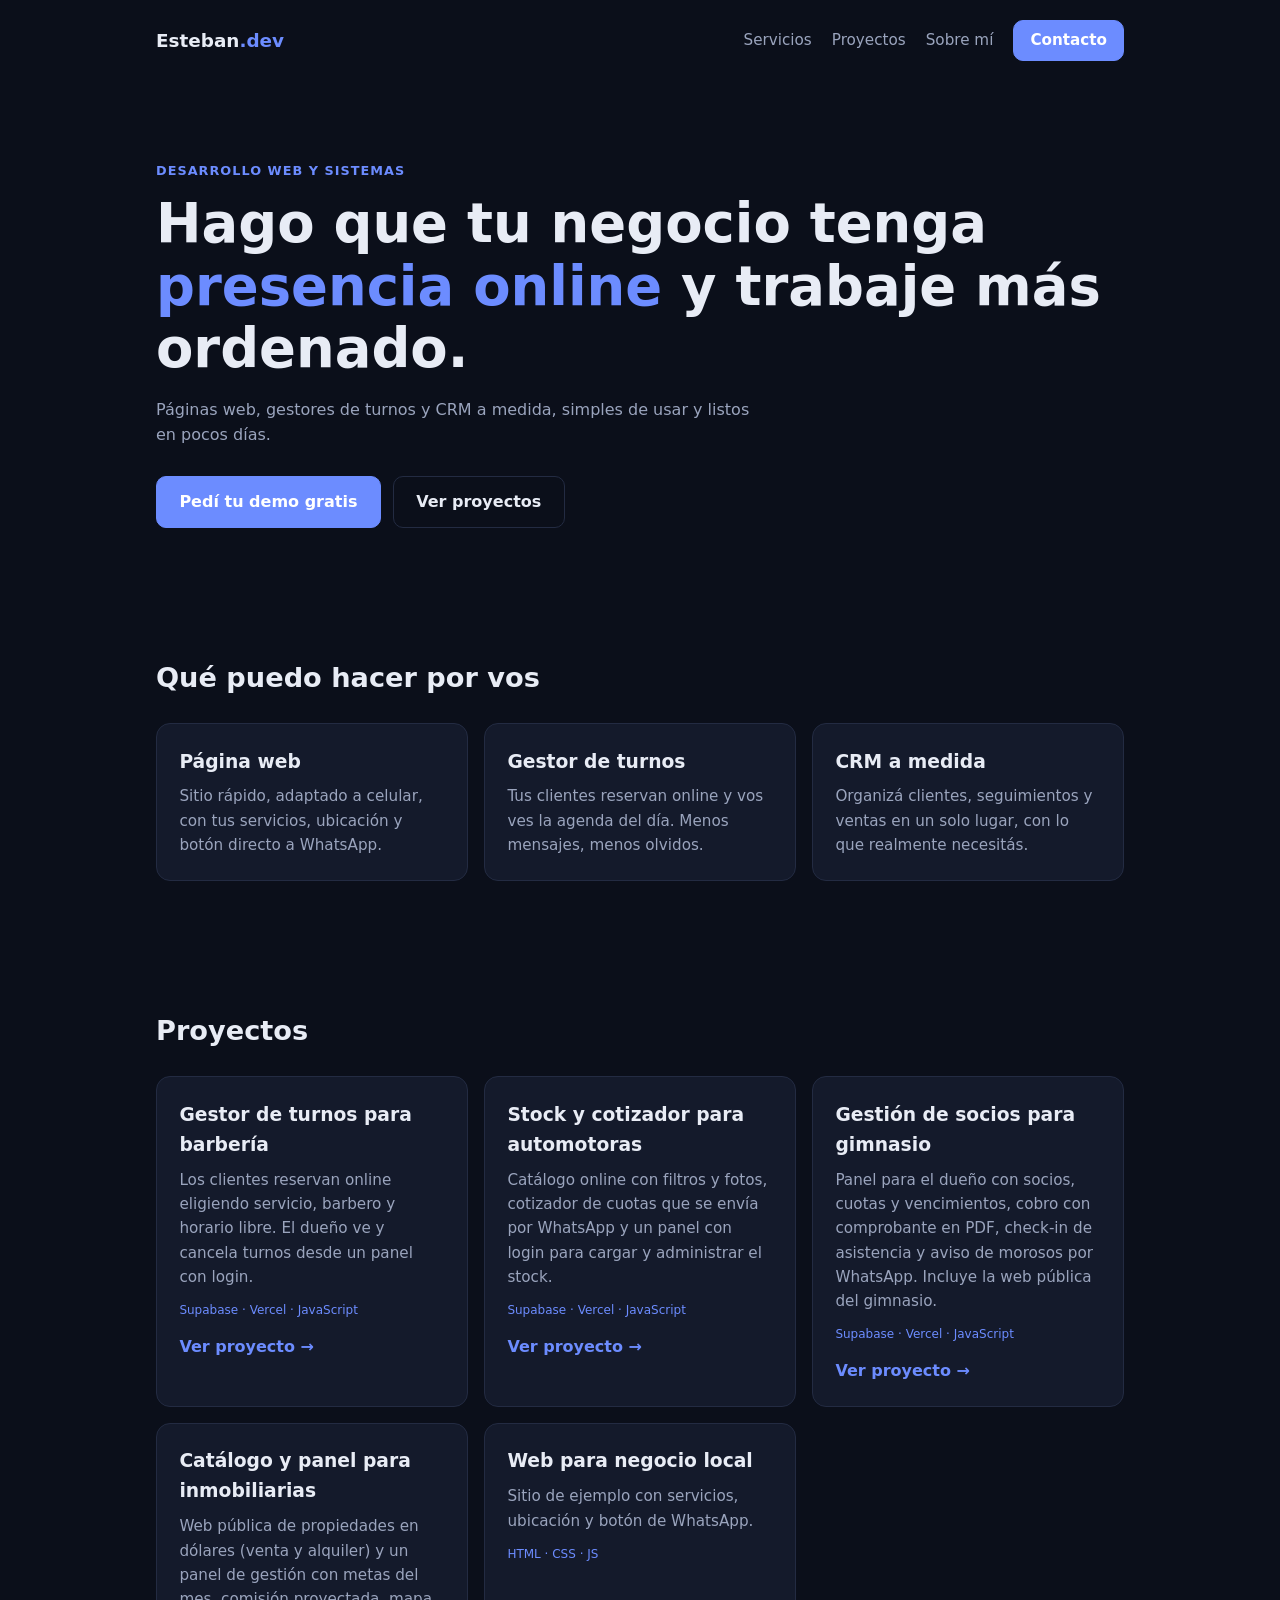
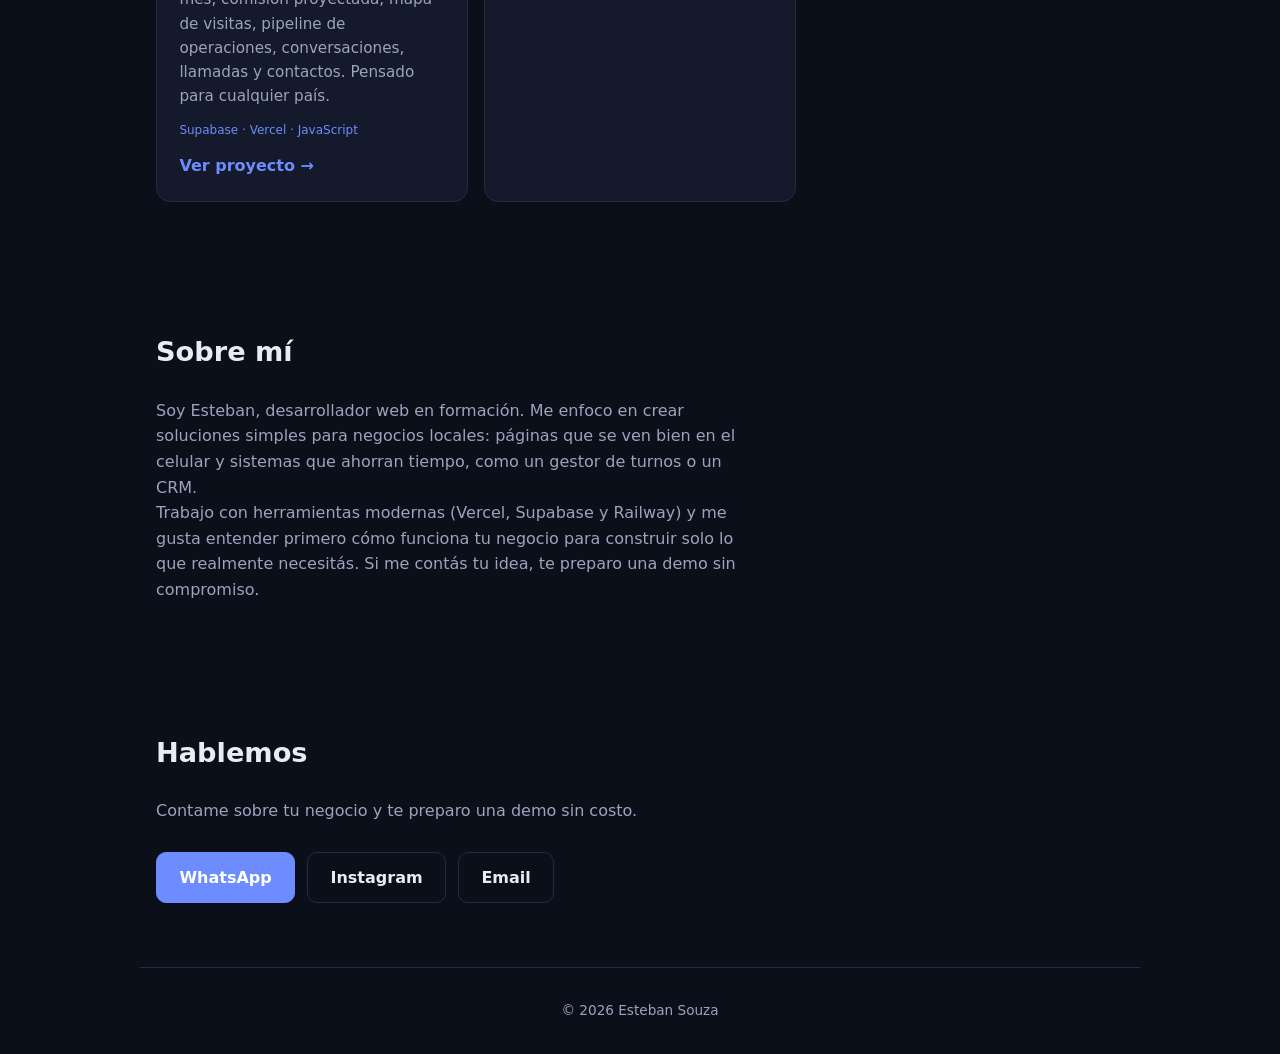
<file: index.html>
<!doctype html>
<html lang="es">
<head>
  <meta charset="utf-8">
  <meta name="viewport" content="width=device-width, initial-scale=1">
  <title>Esteban Souza | Desarrollo web y sistemas para negocios</title>
  <meta name="description" content="Creo páginas web y sistemas a medida (gestor de turnos, CRM) para que tu negocio venda más y trabaje mejor.">
  <meta property="og:title" content="Esteban Souza | Desarrollo web y sistemas">
  <meta property="og:description" content="Páginas web, gestor de turnos y CRM para negocios.">
  <meta property="og:type" content="website">
  <link rel="stylesheet" href="styles.css">
</head>
<body>
  <header class="nav">
    <a href="#inicio" class="logo">Esteban<span>.dev</span></a>
    <nav>
      <a href="#servicios">Servicios</a>
      <a href="#proyectos">Proyectos</a>
      <a href="#sobre-mi">Sobre mí</a>
      <a href="#contacto" class="btn btn-small">Contacto</a>
    </nav>
  </header>

  <main>
    <section id="inicio" class="hero">
      <p class="eyebrow">Desarrollo web y sistemas</p>
      <h1>Hago que tu negocio tenga <em>presencia online</em> y trabaje más ordenado.</h1>
      <p class="lead">Páginas web, gestores de turnos y CRM a medida, simples de usar y listos en pocos días.</p>
      <div class="actions">
        <a class="btn" href="#contacto">Pedí tu demo gratis</a>
        <a class="btn btn-ghost" href="#proyectos">Ver proyectos</a>
      </div>
    </section>

    <section id="servicios">
      <h2>Qué puedo hacer por vos</h2>
      <div class="grid">
        <article class="card">
          <h3>Página web</h3>
          <p>Sitio rápido, adaptado a celular, con tus servicios, ubicación y botón directo a WhatsApp.</p>
        </article>
        <article class="card">
          <h3>Gestor de turnos</h3>
          <p>Tus clientes reservan online y vos ves la agenda del día. Menos mensajes, menos olvidos.</p>
        </article>
        <article class="card">
          <h3>CRM a medida</h3>
          <p>Organizá clientes, seguimientos y ventas en un solo lugar, con lo que realmente necesitás.</p>
        </article>
      </div>
    </section>

    <section id="proyectos">
      <h2>Proyectos</h2>
      <div class="grid" id="projects"></div>
    </section>

    <section id="sobre-mi">
      <h2>Sobre mí</h2>
      <p class="about">Soy Esteban, desarrollador web en formación. Me enfoco en crear soluciones simples para negocios locales: páginas que se ven bien en el celular y sistemas que ahorran tiempo, como un gestor de turnos o un CRM.</p>
      <p class="about">Trabajo con herramientas modernas (Vercel, Supabase y Railway) y me gusta entender primero cómo funciona tu negocio para construir solo lo que realmente necesitás. Si me contás tu idea, te preparo una demo sin compromiso.</p>
    </section>

    <section id="contacto" class="contact">
      <h2>Hablemos</h2>
      <p>Contame sobre tu negocio y te preparo una demo sin costo.</p>
      <div class="actions">
        <a class="btn" href="https://wa.me/59897088253" target="_blank" rel="noopener">WhatsApp</a>
        <a class="btn btn-ghost" href="https://instagram.com/esteban.souzaa" target="_blank" rel="noopener">Instagram</a>
        <a class="btn btn-ghost" href="mailto:esteban.souzaa1701@gmail.com">Email</a>
      </div>
    </section>
  </main>

  <footer>© <span id="year"></span> Esteban Souza</footer>
  <script src="script.js"></script>
</body>
</html>
</file>
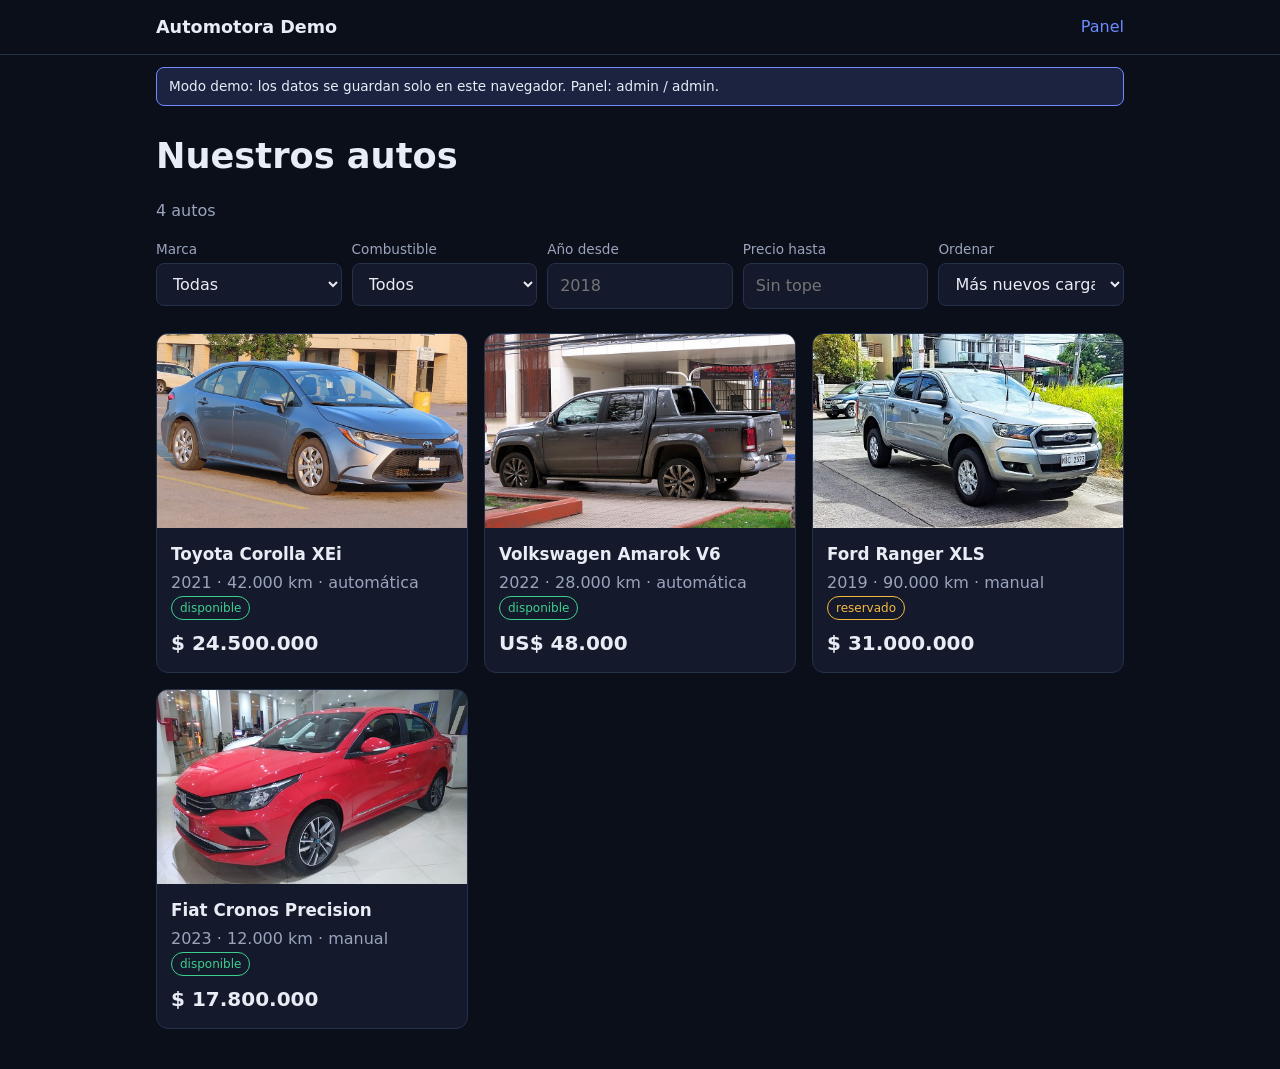
<file: automotora-stock/index.html>
<!doctype html>
<html lang="es">
<head>
  <meta charset="utf-8">
  <meta name="viewport" content="width=device-width, initial-scale=1">
  <title>Catálogo de autos</title>
  <link rel="stylesheet" href="styles.css">
</head>
<body>
  <header class="top">
    <div class="wrap">
      <strong id="biz">Automotora</strong>
      <a href="admin.html">Panel</a>
    </div>
  </header>
  <main class="wrap">
    <div id="notice"></div>
    <h1>Nuestros autos</h1>
    <p class="muted" id="count"></p>
    <div class="filters">
      <div><label for="f-brand">Marca</label><select id="f-brand"><option value="">Todas</option></select></div>
      <div><label for="f-fuel">Combustible</label><select id="f-fuel"><option value="">Todos</option></select></div>
      <div><label for="f-year">Año desde</label><input id="f-year" type="number" min="1950" placeholder="2018"></div>
      <div><label for="f-max">Precio hasta</label><input id="f-max" type="number" min="0" placeholder="Sin tope"></div>
      <div>
        <label for="f-sort">Ordenar</label>
        <select id="f-sort">
          <option value="new">Más nuevos cargados</option>
          <option value="price-asc">Precio: menor a mayor</option>
          <option value="price-desc">Precio: mayor a menor</option>
          <option value="year-desc">Año: más reciente</option>
        </select>
      </div>
    </div>
    <div id="grid" class="grid"></div>
  </main>
  <script type="module" src="catalog.js"></script>
</body>
</html>
</file>
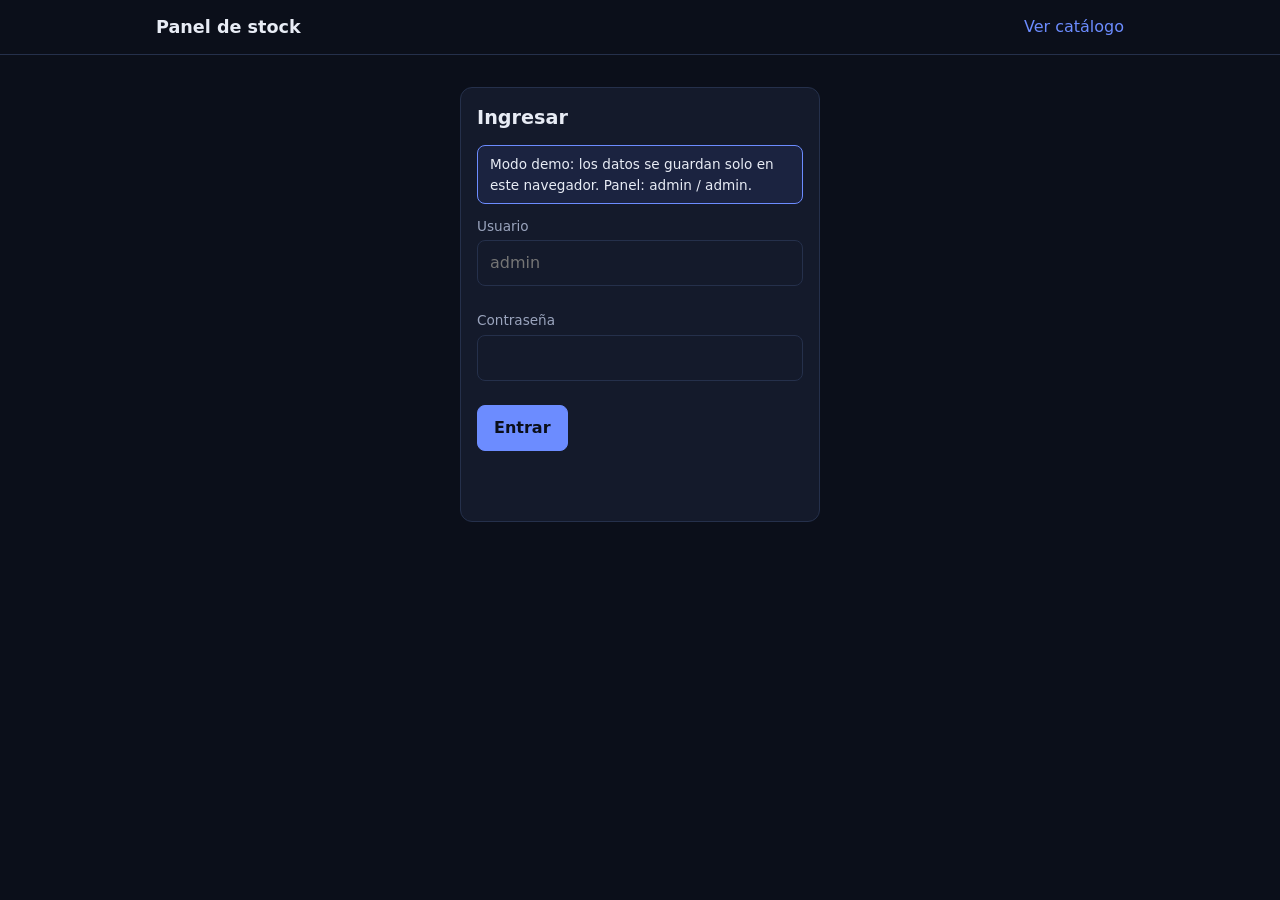
<file: automotora-stock/admin.html>
<!doctype html>
<html lang="es">
<head>
  <meta charset="utf-8">
  <meta name="viewport" content="width=device-width, initial-scale=1">
  <title>Panel · Automotora</title>
  <link rel="stylesheet" href="styles.css">
</head>
<body>
  <header class="top">
    <div class="wrap">
      <strong>Panel de stock</strong>
      <span><a href="index.html">Ver catálogo</a> <button class="btn ghost" id="logout" hidden>Salir</button></span>
    </div>
  </header>
  <main class="wrap" id="root"><p class="muted">Cargando…</p></main>
  <script type="module" src="admin.js"></script>
</body>
</html>
</file>
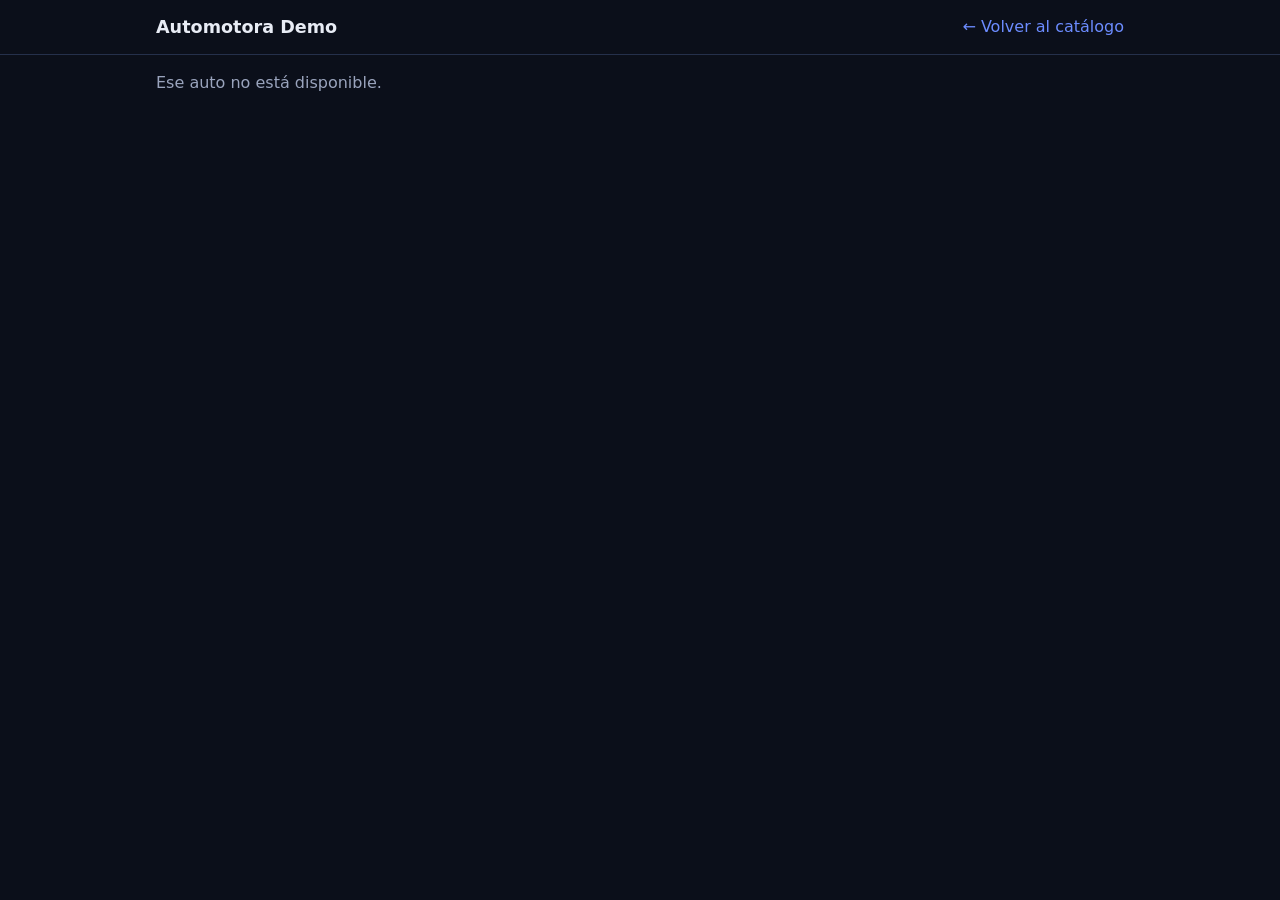
<file: automotora-stock/vehicle.html>
<!doctype html>
<html lang="es">
<head>
  <meta charset="utf-8">
  <meta name="viewport" content="width=device-width, initial-scale=1">
  <title>Auto</title>
  <link rel="stylesheet" href="styles.css">
</head>
<body>
  <header class="top">
    <div class="wrap">
      <strong id="biz">Automotora</strong>
      <a href="index.html">← Volver al catálogo</a>
    </div>
  </header>
  <main class="wrap" id="root"><p class="muted">Cargando…</p></main>
  <script type="module" src="vehicle.js"></script>
</body>
</html>
</file>
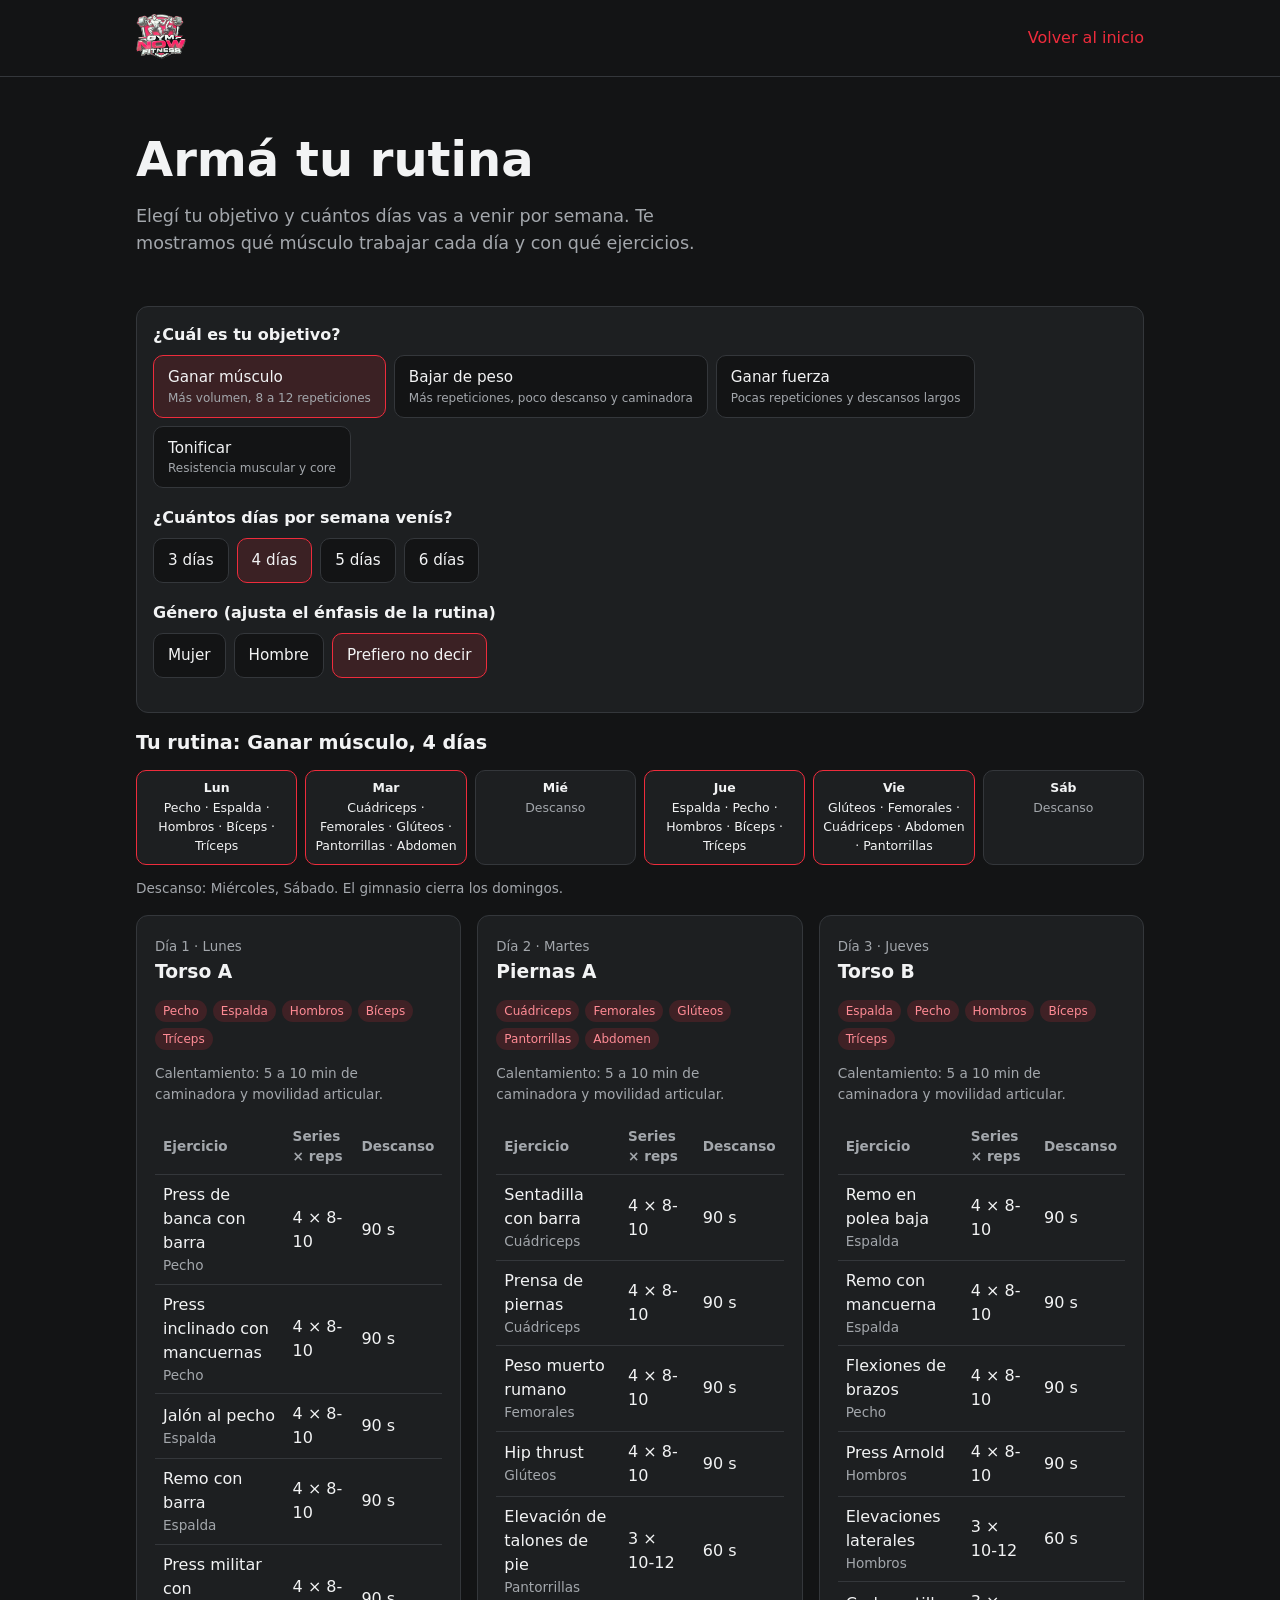
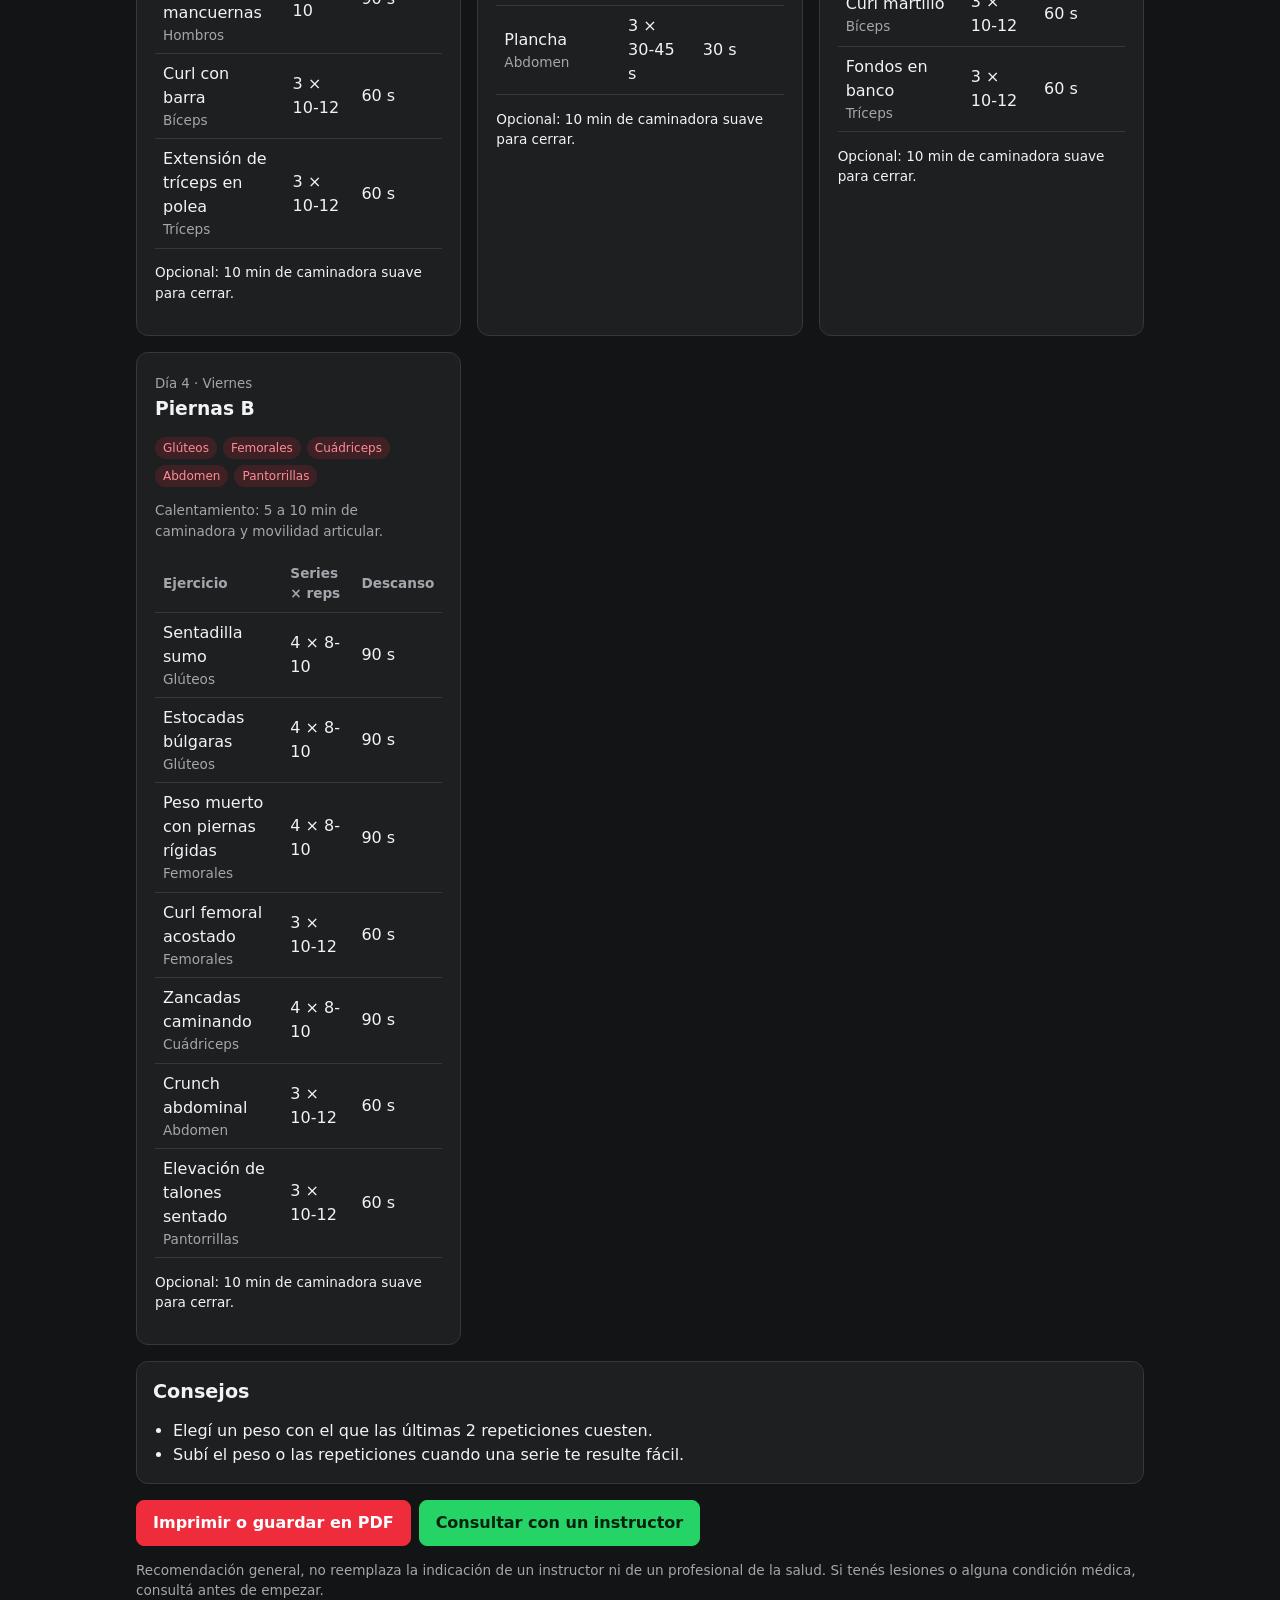
<file: gimnasio-now/rutina.html>
<!doctype html>
<html lang="es">
<head>
  <meta charset="utf-8">
  <meta name="viewport" content="width=device-width, initial-scale=1">
  <title>Armá tu rutina · Gym Now Fitness</title>
  <meta name="description" content="Elegí tu objetivo y cuántos días entrenás por semana y mirá qué músculo trabajar cada día, con ejercicios, series y repeticiones.">
  <link rel="icon" type="image/png" href="img/logo-sm.png">
  <link rel="stylesheet" href="styles.css">
</head>
<body>
  <header class="top">
    <div class="wrap">
      <a class="brand-logo" href="./" aria-label="Gym Now Fitness, inicio"><img src="img/logo-sm.png" alt="Gym Now Fitness" width="48" height="48"></a>
      <a href="./">Volver al inicio</a>
    </div>
  </header>
  <main class="wrap" id="root"></main>
  <script type="module" src="rutina.js"></script>
</body>
</html>
</file>
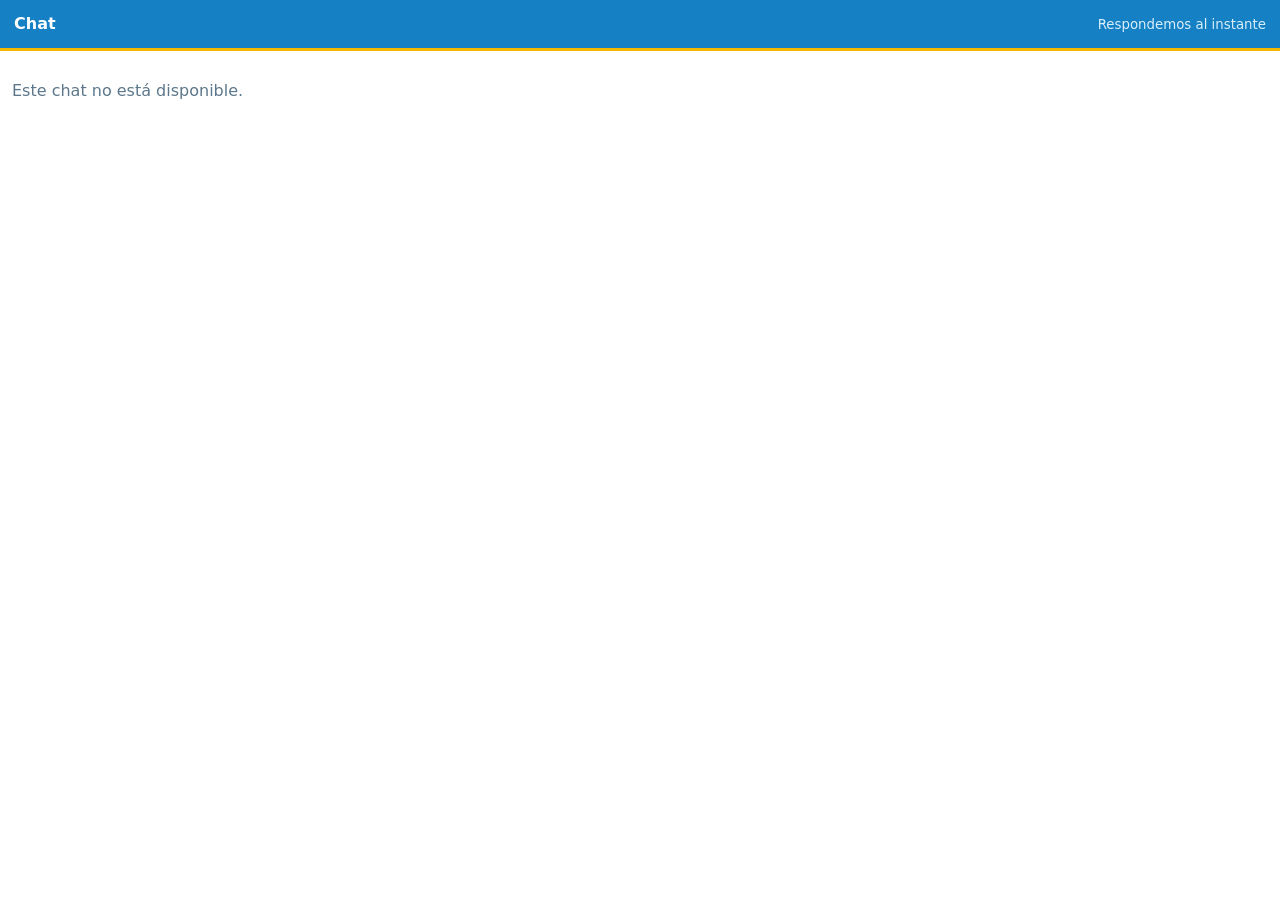
<file: inmobiliaria-demo/chat.html>
<!doctype html>
<html lang="es">
<head>
  <meta charset="utf-8">
  <meta name="viewport" content="width=device-width, initial-scale=1">
  <meta name="robots" content="noindex">
  <title>Chat</title>
  <link rel="stylesheet" href="styles.css">
</head>
<body class="embed">
  <header class="embed-head"><strong id="biz">Chat</strong><small>Respondemos al instante</small></header>
  <main id="root"><p class="muted" style="padding:12px">Cargando…</p></main>
  <script type="module" src="chat-embed.js"></script>
</body>
</html>
</file>
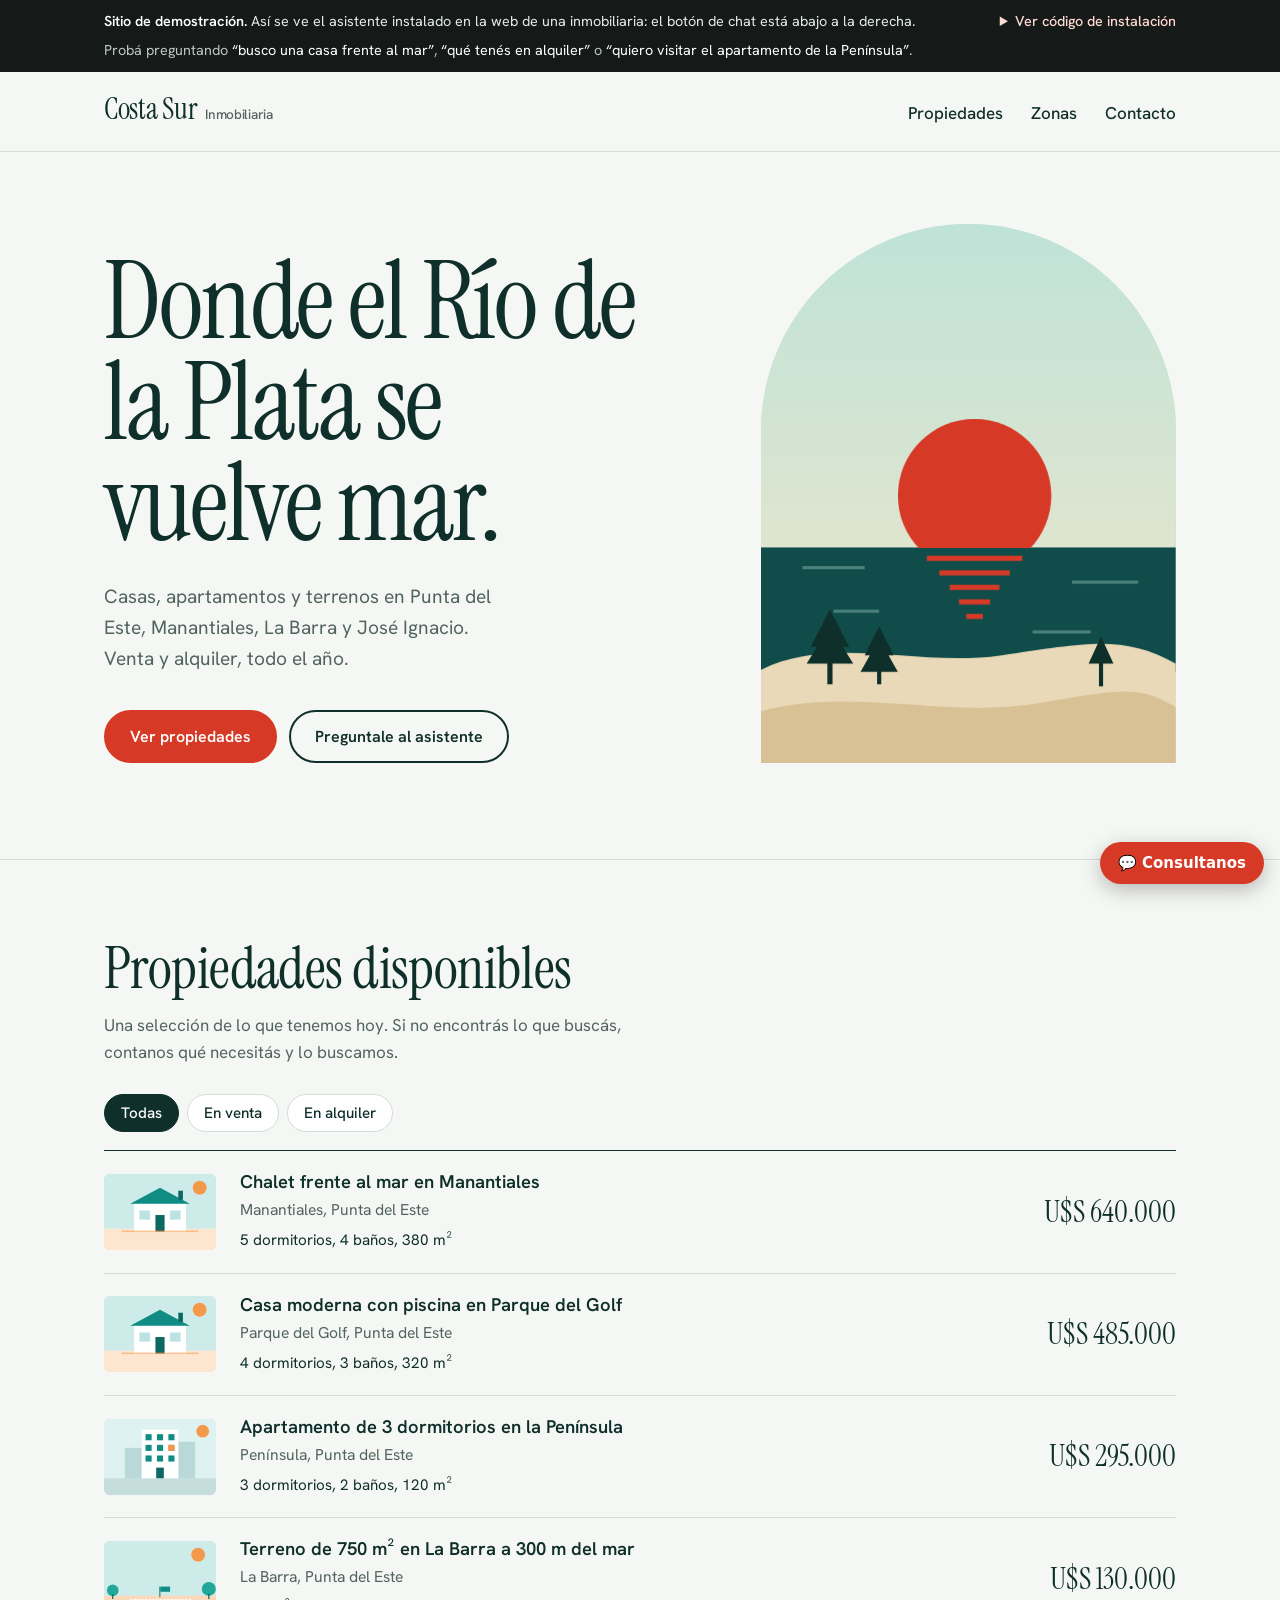
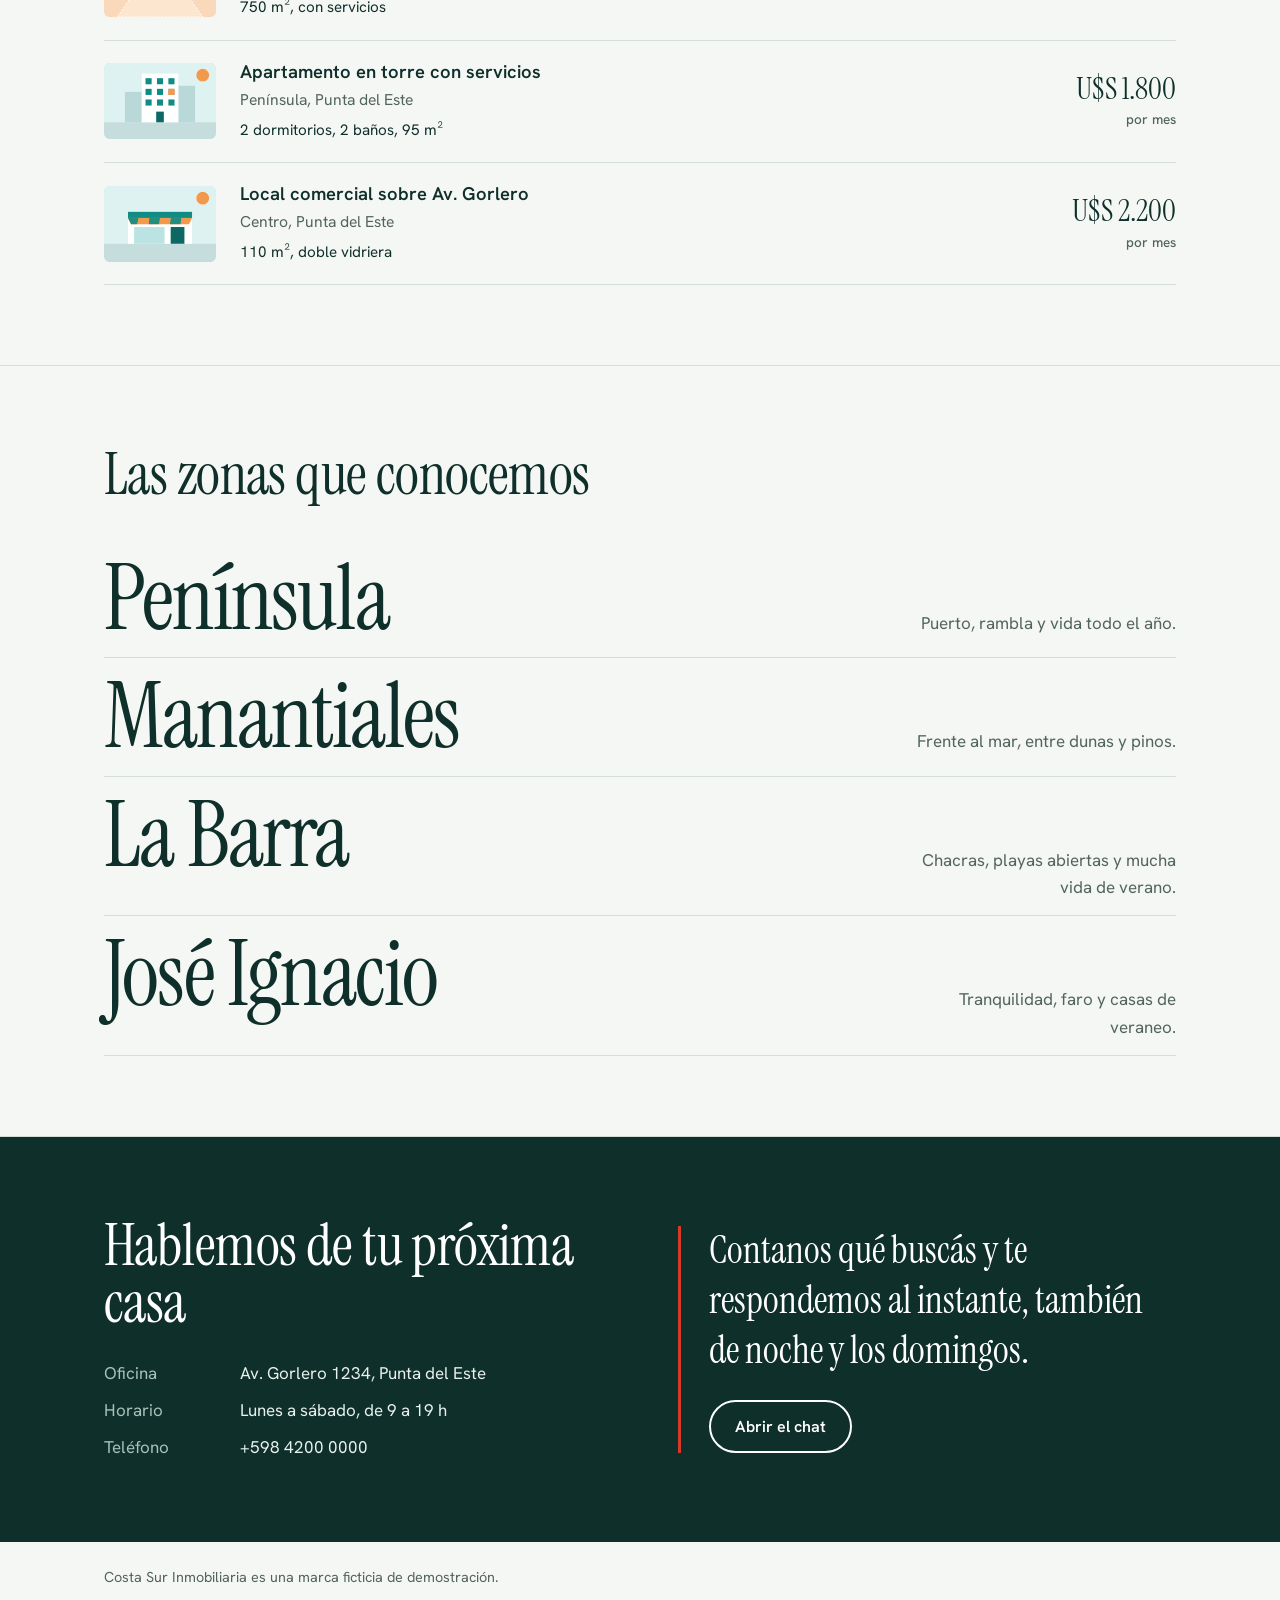
<file: inmobiliaria-demo/demo.html>
<!doctype html>
<html lang="es">
<head>
  <meta charset="utf-8">
  <meta name="viewport" content="width=device-width, initial-scale=1">
  <meta name="robots" content="noindex">
  <title>Costa Sur Inmobiliaria · Punta del Este (demostración)</title>
  <meta name="description" content="Sitio de demostración: así se ve el asistente de consultas instalado en la web de una inmobiliaria.">
  <link rel="preconnect" href="https://fonts.googleapis.com">
  <link rel="preconnect" href="https://fonts.gstatic.com" crossorigin>
  <link rel="stylesheet" href="https://fonts.googleapis.com/css2?family=Hanken+Grotesk:wght@400;500;600&family=Instrument+Serif:ital@0;1&display=swap">
  <style>
    :root {
      --pine: #0f2f2a;
      --sea: #0f4c4a;
      --glass: #bfe3d8;
      --salt: #f5f7f4;
      --dune: #ead9b8;
      --flag: #d63a26;
      --muted: #52645f;
      --line: #d5ddd8;
      --serif: "Instrument Serif", Georgia, serif;
      --sans: "Hanken Grotesk", system-ui, sans-serif;
    }
    * { box-sizing: border-box; }
    html { scroll-behavior: smooth; }
    body { margin: 0; background: var(--salt); color: var(--pine); font: 400 1.0625rem/1.6 var(--sans); }
    a { color: inherit; }
    :focus-visible { outline: 3px solid var(--flag); outline-offset: 3px; }
    .wrap { max-width: 1120px; margin: 0 auto; padding: 0 24px; }
    h1, h2, h3, p { margin: 0; }

    /* Franja de demostración (no es parte de la web de la inmobiliaria) */
    .demo-bar { background: #151a19; color: #e4ebe8; font-size: .9rem; }
    .demo-bar .wrap { display: flex; flex-wrap: wrap; gap: 6px 24px; align-items: center; justify-content: space-between; padding-top: 10px; padding-bottom: 10px; }
    .demo-bar strong { color: #fff; font-weight: 600; }
    .demo-bar details { position: relative; }
    .demo-bar summary { cursor: pointer; color: #ffd9d2; font-weight: 500; }
    .demo-bar .snippet { margin-top: 10px; background: #0c0f0f; border: 1px solid #333c39; border-radius: 6px; padding: 12px 14px; font: .8rem/1.5 ui-monospace, Consolas, monospace; overflow-x: auto; white-space: pre; color: #d7e5df; }
    .demo-bar .try { width: 100%; color: #b9c8c2; }
    .demo-bar .try q { color: #fff; }

    /* Cabecera */
    .site-head { border-bottom: 1px solid var(--line); }
    .site-head .wrap { display: flex; align-items: baseline; justify-content: space-between; gap: 24px; padding-top: 22px; padding-bottom: 18px; }
    .logo { font-family: var(--serif); font-weight: 400; font-size: 1.9rem; line-height: 1; text-decoration: none; letter-spacing: -.01em; }
    .logo span { font: 500 .85rem var(--sans); color: var(--muted); margin-left: 8px; }
    .site-head nav { display: flex; gap: 28px; font-weight: 500; }
    .site-head nav a { text-decoration: none; padding: 4px 0; border-bottom: 2px solid transparent; }
    .site-head nav a:hover { border-color: var(--flag); }

    /* Portada */
    .hero { padding: 72px 0 96px; }
    .hero .wrap { display: grid; grid-template-columns: minmax(0, 7fr) minmax(0, 5fr); gap: clamp(32px, 6vw, 80px); align-items: end; }
    .hero h1 { font-family: var(--serif); font-weight: 400; font-size: clamp(3.1rem, 8.4vw, 7.2rem); line-height: .94; letter-spacing: -.02em; max-width: 11ch; }
    .hero p.lead { margin-top: 28px; max-width: 38ch; font-size: 1.2rem; color: var(--muted); }
    .hero .actions { margin-top: 36px; display: flex; flex-wrap: wrap; gap: 12px; }
    .btn { display: inline-block; padding: 14px 24px; border-radius: 999px; font: 600 1rem var(--sans); text-decoration: none; cursor: pointer; border: 2px solid var(--pine); background: transparent; color: var(--pine); }
    .btn.main { background: var(--flag); border-color: var(--flag); color: #fff; }
    .btn:hover { transform: translateY(-2px); }
    .btn { transition: transform .15s; }
    .arch { border-radius: 999px 999px 0 0; overflow: hidden; background: var(--glass); aspect-ratio: 4 / 5.2; }
    .arch svg { display: block; width: 100%; height: 100%; }
    .sun { transform-origin: center; animation: rise 2.2s cubic-bezier(.2, .7, .2, 1) both; }
    .glint { animation: glint 2.2s ease-out .5s both; }
    @keyframes rise { from { transform: translateY(78px); } to { transform: none; } }
    @keyframes glint { from { opacity: 0; } to { opacity: 1; } }

    /* Propiedades: índice en filas */
    section.block { padding: 80px 0; border-top: 1px solid var(--line); }
    .block h2 { font-family: var(--serif); font-weight: 400; font-size: clamp(2.2rem, 5vw, 3.6rem); line-height: 1; letter-spacing: -.01em; }
    .block .intro { margin-top: 14px; color: var(--muted); max-width: 52ch; }
    .tools { margin-top: 28px; display: flex; gap: 8px; flex-wrap: wrap; }
    .tools button { font: 500 .95rem var(--sans); padding: 8px 16px; border-radius: 999px; border: 1px solid var(--line); background: #fff; color: var(--pine); cursor: pointer; }
    .tools button[aria-pressed="true"] { background: var(--pine); border-color: var(--pine); color: #fff; }
    .rows { list-style: none; margin: 18px 0 0; padding: 0; border-top: 1px solid var(--pine); }
    .rows li { display: grid; grid-template-columns: 112px minmax(0, 1fr) auto; gap: 24px; align-items: center; padding: 20px 0; border-bottom: 1px solid var(--line); }
    .rows li[hidden] { display: none; }
    .rows img { width: 112px; height: 76px; object-fit: cover; border-radius: 6px; background: var(--glass); filter: hue-rotate(-32deg) saturate(.85); }
    .rows h3 { font: 600 1.15rem/1.3 var(--sans); }
    .rows .where { color: var(--muted); font-size: .98rem; margin-top: 2px; }
    .rows .specs { margin-top: 6px; font-size: .95rem; }
    .rows .price { text-align: right; font-family: var(--serif); font-weight: 400; font-size: 1.9rem; line-height: 1; white-space: nowrap; }
    .rows .price small { display: block; margin-top: 6px; font: 500 .85rem var(--sans); color: var(--muted); }

    /* Zonas: tipografía como protagonista */
    .zones { list-style: none; margin: 36px 0 0; padding: 0; }
    .zones li { display: flex; align-items: baseline; justify-content: space-between; gap: 24px; padding: 14px 0; border-bottom: 1px solid var(--line); }
    .zones b { font-family: var(--serif); font-weight: 400; font-size: clamp(2.4rem, 7.5vw, 5.6rem); line-height: 1; letter-spacing: -.02em; }
    .zones span { max-width: 28ch; color: var(--muted); text-align: right; }

    /* Contacto */
    .contact { background: var(--pine); color: #e8f1ed; border: 0; }
    .contact .wrap { display: grid; grid-template-columns: minmax(0, 1fr) minmax(0, 1fr); gap: clamp(32px, 6vw, 80px); }
    .contact h2 { color: #fff; }
    .contact dl { margin: 28px 0 0; display: grid; grid-template-columns: 7.5rem 1fr; gap: 10px 16px; }
    .contact dt { color: #a8c2b9; }
    .contact dd { margin: 0; }
    .ask { align-self: center; border-left: 3px solid var(--flag); padding-left: 28px; }
    .ask p { font-family: var(--serif); font-weight: 400; font-size: clamp(1.7rem, 3.2vw, 2.4rem); line-height: 1.3; color: #fff; }
    .ask .btn { margin-top: 24px; border-color: #fff; color: #fff; }
    footer { padding: 24px 0 40px; color: var(--muted); font-size: .9rem; }

    @media (max-width: 860px) {
      .hero { padding: 40px 0 56px; }
      section.block { padding: 52px 0; }
      .hero .wrap, .contact .wrap { grid-template-columns: 1fr; }
      .arch { max-width: 420px; aspect-ratio: 4 / 4.4; }
      .site-head nav { gap: 18px; font-size: .95rem; }
      .rows li { grid-template-columns: 84px minmax(0, 1fr); gap: 14px 16px; }
      .rows img { width: 84px; height: 64px; }
      .rows .price { grid-column: 2; text-align: left; font-size: 1.6rem; }
      .rows .price small { display: inline; margin-left: 8px; }
      .zones li { flex-direction: column; gap: 4px; }
      .zones span { text-align: left; }
    }
    @media (prefers-reduced-motion: reduce) {
      html { scroll-behavior: auto; }
      .sun, .glint { animation: none; }
      .btn { transition: none; }
    }
  </style>
</head>
<body>
  <div class="demo-bar">
    <div class="wrap">
      <span><strong>Sitio de demostración.</strong> Así se ve el asistente instalado en la web de una inmobiliaria: el botón de chat está abajo a la derecha.</span>
      <details>
        <summary>Ver código de instalación</summary>
        <div class="snippet">&lt;script src="https://inmobiliaria-demo-liart.vercel.app/widget.js"
        data-agency="costa-sur" data-color="#d63a26" async&gt;&lt;/script&gt;</div>
      </details>
      <p class="try">Probá preguntando <q>busco una casa frente al mar</q>, <q>qué tenés en alquiler</q> o <q>quiero visitar el apartamento de la Península</q>.</p>
    </div>
  </div>

  <header class="site-head">
    <div class="wrap">
      <a class="logo" href="#top">Costa Sur<span>Inmobiliaria</span></a>
      <nav aria-label="Principal">
        <a href="#propiedades">Propiedades</a>
        <a href="#zonas">Zonas</a>
        <a href="#contacto">Contacto</a>
      </nav>
    </div>
  </header>

  <main id="top">
    <section class="hero">
      <div class="wrap">
        <div>
          <h1>Donde el Río de la Plata se vuelve mar.</h1>
          <p class="lead">Casas, apartamentos y terrenos en Punta del Este, Manantiales, La Barra y José Ignacio. Venta y alquiler, todo el año.</p>
          <div class="actions">
            <a class="btn main" href="#propiedades">Ver propiedades</a>
            <button class="btn" type="button" data-open-chat>Preguntale al asistente</button>
          </div>
        </div>
        <div class="arch" role="img" aria-label="Ilustración de un amanecer sobre el mar, con dunas y pinos en primer plano">
          <svg viewBox="0 0 400 520" preserveAspectRatio="xMidYMid slice" aria-hidden="true">
            <defs>
              <linearGradient id="sky" x1="0" y1="0" x2="0" y2="1">
                <stop offset="0" stop-color="#bfe3d8"/><stop offset="1" stop-color="#f4e6c9"/>
              </linearGradient>
              <clipPath id="above"><rect x="0" y="0" width="400" height="312"/></clipPath>
            </defs>
            <rect width="400" height="520" fill="url(#sky)"/>
            <g clip-path="url(#above)"><circle class="sun" cx="206" cy="262" r="74" fill="#d63a26"/></g>
            <rect y="312" width="400" height="120" fill="#0f4c4a"/>
            <g class="glint" fill="#d63a26">
              <rect x="160" y="320" width="92" height="5"/><rect x="172" y="334" width="68" height="5"/>
              <rect x="182" y="348" width="48" height="5"/><rect x="191" y="362" width="30" height="5"/>
              <rect x="198" y="376" width="16" height="5"/>
            </g>
            <g fill="#bfe3d8" opacity=".35">
              <rect x="40" y="330" width="60" height="3"/><rect x="300" y="344" width="64" height="3"/>
              <rect x="70" y="372" width="44" height="3"/><rect x="262" y="392" width="56" height="3"/>
            </g>
            <path d="M0 430 C70 396 150 428 232 416 S350 396 400 424 L400 520 L0 520 Z" fill="#ead9b8"/>
            <path d="M0 470 C90 446 180 478 270 462 S368 448 400 466 L400 520 L0 520 Z" fill="#d8c295"/>
            <g fill="#0f2f2a">
              <rect x="64" y="404" width="5" height="40"/><polygon points="66.5,372 48,408 85,408"/><polygon points="66.5,388 44,424 89,424"/>
              <rect x="112" y="414" width="4" height="30"/><polygon points="114,388 100,416 128,416"/><polygon points="114,400 96,432 132,432"/>
              <rect x="326" y="420" width="4" height="26"/><polygon points="328,398 316,424 340,424"/>
            </g>
          </svg>
        </div>
      </div>
    </section>

    <section class="block" id="propiedades">
      <div class="wrap">
        <h2>Propiedades disponibles</h2>
        <p class="intro">Una selección de lo que tenemos hoy. Si no encontrás lo que buscás, contanos qué necesitás y lo buscamos.</p>
        <div class="tools" role="group" aria-label="Filtrar por operación">
          <button type="button" data-filter="" aria-pressed="true">Todas</button>
          <button type="button" data-filter="venta" aria-pressed="false">En venta</button>
          <button type="button" data-filter="alquiler" aria-pressed="false">En alquiler</button>
        </div>
        <ul class="rows">
          <li data-op="venta"><img src="img/casa.svg" alt="" loading="lazy">
            <div><h3>Chalet frente al mar en Manantiales</h3><p class="where">Manantiales, Punta del Este</p><p class="specs">5 dormitorios, 4 baños, 380 m²</p></div>
            <p class="price">U$S 640.000</p></li>
          <li data-op="venta"><img src="img/casa.svg" alt="" loading="lazy">
            <div><h3>Casa moderna con piscina en Parque del Golf</h3><p class="where">Parque del Golf, Punta del Este</p><p class="specs">4 dormitorios, 3 baños, 320 m²</p></div>
            <p class="price">U$S 485.000</p></li>
          <li data-op="venta"><img src="img/apartamento.svg" alt="" loading="lazy">
            <div><h3>Apartamento de 3 dormitorios en la Península</h3><p class="where">Península, Punta del Este</p><p class="specs">3 dormitorios, 2 baños, 120 m²</p></div>
            <p class="price">U$S 295.000</p></li>
          <li data-op="venta"><img src="img/terreno.svg" alt="" loading="lazy">
            <div><h3>Terreno de 750 m² en La Barra a 300 m del mar</h3><p class="where">La Barra, Punta del Este</p><p class="specs">750 m², con servicios</p></div>
            <p class="price">U$S 130.000</p></li>
          <li data-op="alquiler"><img src="img/apartamento.svg" alt="" loading="lazy">
            <div><h3>Apartamento en torre con servicios</h3><p class="where">Península, Punta del Este</p><p class="specs">2 dormitorios, 2 baños, 95 m²</p></div>
            <p class="price">U$S 1.800<small>por mes</small></p></li>
          <li data-op="alquiler"><img src="img/local.svg" alt="" loading="lazy">
            <div><h3>Local comercial sobre Av. Gorlero</h3><p class="where">Centro, Punta del Este</p><p class="specs">110 m², doble vidriera</p></div>
            <p class="price">U$S 2.200<small>por mes</small></p></li>
        </ul>
      </div>
    </section>

    <section class="block" id="zonas">
      <div class="wrap">
        <h2>Las zonas que conocemos</h2>
        <ul class="zones">
          <li><b>Península</b><span>Puerto, rambla y vida todo el año.</span></li>
          <li><b>Manantiales</b><span>Frente al mar, entre dunas y pinos.</span></li>
          <li><b>La Barra</b><span>Chacras, playas abiertas y mucha vida de verano.</span></li>
          <li><b>José Ignacio</b><span>Tranquilidad, faro y casas de veraneo.</span></li>
        </ul>
      </div>
    </section>

    <section class="block contact" id="contacto">
      <div class="wrap">
        <div>
          <h2>Hablemos de tu próxima casa</h2>
          <dl>
            <dt>Oficina</dt><dd>Av. Gorlero 1234, Punta del Este</dd>
            <dt>Horario</dt><dd>Lunes a sábado, de 9 a 19 h</dd>
            <dt>Teléfono</dt><dd>+598 4200 0000</dd>
          </dl>
        </div>
        <div class="ask">
          <p>Contanos qué buscás y te respondemos al instante, también de noche y los domingos.</p>
          <button class="btn" type="button" data-open-chat>Abrir el chat</button>
        </div>
      </div>
    </section>
  </main>

  <footer><div class="wrap">Costa Sur Inmobiliaria es una marca ficticia de demostración.</div></footer>

  <!-- Una línea: así se instala el asistente en cualquier web. -->
  <script src="widget.js" data-agency="costa-sur" data-color="#d63a26" data-label="Consultanos" data-open-after="9" async></script>

  <script>
    // Filtro de la lista (propio de esta web de ejemplo).
    const tools = document.querySelectorAll("[data-filter]");
    tools.forEach((b) => b.addEventListener("click", () => {
      tools.forEach((x) => x.setAttribute("aria-pressed", String(x === b)));
      document.querySelectorAll(".rows li").forEach((li) => { li.hidden = !!b.dataset.filter && li.dataset.op !== b.dataset.filter; });
    }));
    // Los botones "Preguntale al asistente" abren el chat que instaló el widget.
    document.querySelectorAll("[data-open-chat]").forEach((b) => b.addEventListener("click", () => {
      const toggle = document.querySelector("#inmo-widget button");
      if (toggle && toggle.getAttribute("aria-expanded") !== "true") toggle.click();
    }));
  </script>
</body>
</html>
</file>
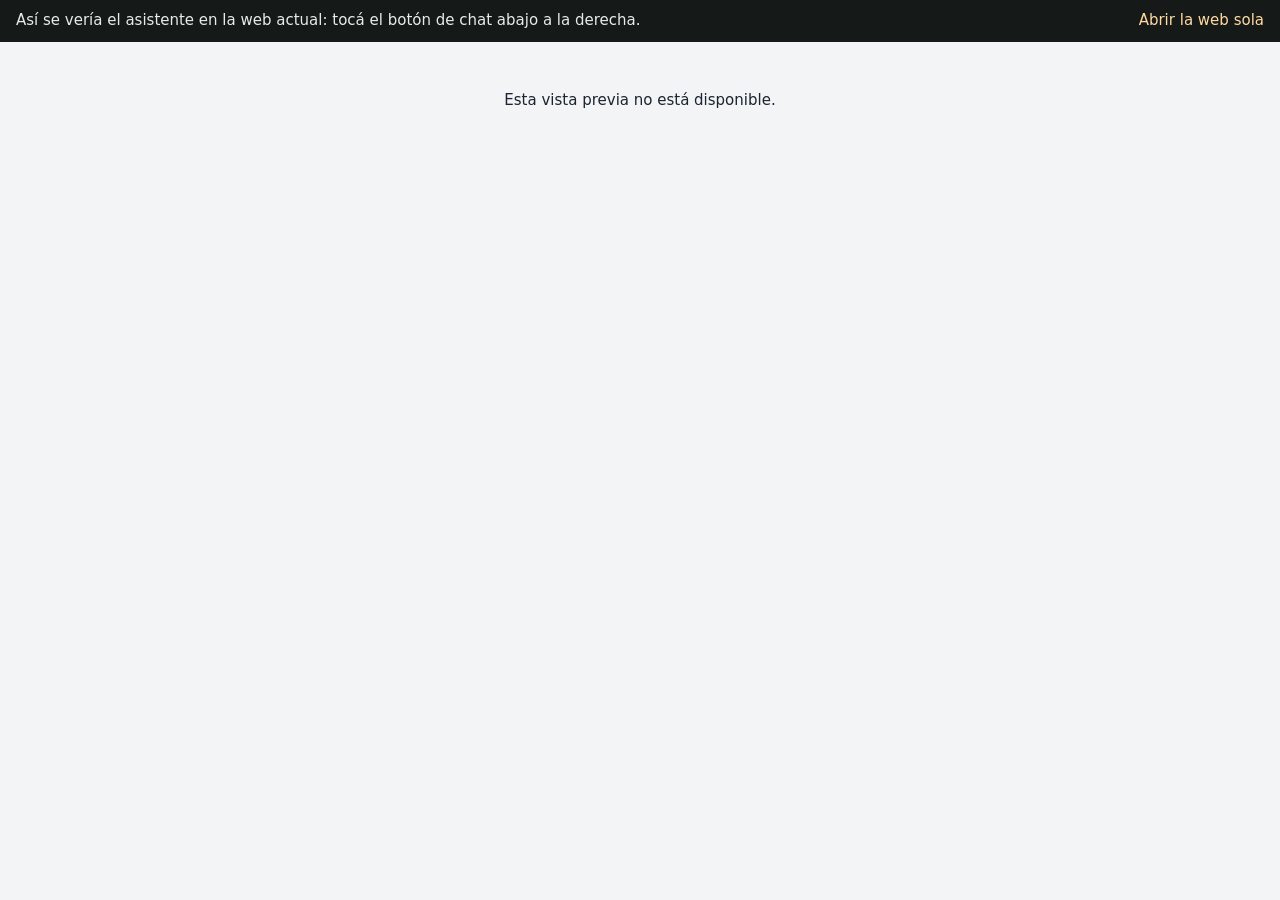
<file: inmobiliaria-demo/preview.html>
<!doctype html>
<html lang="es">
<head>
  <meta charset="utf-8">
  <meta name="viewport" content="width=device-width, initial-scale=1">
  <meta name="robots" content="noindex, nofollow">
  <meta name="referrer" content="no-referrer">
  <title>Vista previa del asistente</title>
  <style>
    * { box-sizing: border-box; }
    html, body { height: 100%; margin: 0; }
    body { display: flex; flex-direction: column; font: 15px/1.45 system-ui, sans-serif; background: #f3f4f6; color: #1b2430; }
    .bar { background: #151a19; color: #e6ece9; padding: 10px 16px; display: flex; flex-wrap: wrap; gap: 4px 20px; align-items: center; justify-content: space-between; }
    .bar strong { color: #fff; }
    .bar a { color: #ffd9a0; }
    iframe { flex: 1; width: 100%; border: 0; background: #fff; }
    .msg { margin: 48px auto; max-width: 420px; padding: 0 20px; text-align: center; }
  </style>
</head>
<body>
  <div class="bar" id="bar" hidden>
    <span><strong id="who"></strong> Así se vería el asistente en la web actual: tocá el botón de chat abajo a la derecha.</span>
    <a id="open" target="_blank" rel="noopener">Abrir la web sola</a>
  </div>
  <p class="msg" id="empty" hidden>Esta vista previa no está disponible.</p>
  <iframe id="site" title="Web de la inmobiliaria" hidden></iframe>

  <script>
    // Solo se pueden previsualizar las webs listadas acá (no es un visor de páginas arbitrarias).
    const PREVIEWS = {
      shaddai: { name: "Shaddai Inmobiliaria", site: "https://www.shaddainmobiliaria.com/", agency: "shaddai", color: "#012d5e" },
    };
    const p = PREVIEWS[new URLSearchParams(location.search).get("c")];
    if (!p) {
      document.getElementById("empty").hidden = false;
    } else {
      document.title = `Vista previa · ${p.name}`;
      document.getElementById("who").textContent = `Vista previa para ${p.name}.`;
      document.getElementById("open").href = p.site;
      document.getElementById("bar").hidden = false;
      const frame = document.getElementById("site");
      frame.src = p.site;
      frame.hidden = false;
      // Instalación del asistente: es exactamente esta línea de código en la web real.
      const s = document.createElement("script");
      s.src = "widget.js";
      s.async = true;
      s.dataset.agency = p.agency;
      s.dataset.color = p.color;
      s.dataset.label = "Consultanos";
      s.dataset.openAfter = "8";
      document.body.append(s);
    }
  </script>
</body>
</html>
</file>
<file: styles.css>
:root {
  --bg: #0b0f1a;
  --card: #141a2b;
  --text: #e8ecf5;
  --muted: #9aa4bd;
  --accent: #6c8cff;
  --border: #232b42;
}
* { box-sizing: border-box; margin: 0; }
html { scroll-behavior: smooth; }
body {
  font-family: system-ui, -apple-system, "Segoe UI", sans-serif;
  background: var(--bg);
  color: var(--text);
  line-height: 1.6;
}
a { color: inherit; text-decoration: none; }
section, .nav, footer { max-width: 1000px; margin: 0 auto; padding: 4rem 1rem; }
.nav {
  display: flex; justify-content: space-between; align-items: center;
  padding-top: 1.25rem; padding-bottom: 1.25rem;
}
.nav nav { display: flex; gap: 1.25rem; align-items: center; font-size: .95rem; color: var(--muted); }
.nav nav a:hover { color: var(--text); }
.logo { font-weight: 700; font-size: 1.15rem; }
.logo span { color: var(--accent); }
.hero { padding-top: 5rem; }
.eyebrow { color: var(--accent); font-weight: 600; text-transform: uppercase; letter-spacing: .08em; font-size: .8rem; }
h1 { font-size: clamp(2rem, 6vw, 3.4rem); line-height: 1.15; margin: .75rem 0 1rem; }
h1 em { font-style: normal; color: var(--accent); }
h2 { font-size: 1.7rem; margin-bottom: 1.5rem; }
.lead, .about, .contact p { color: var(--muted); max-width: 60ch; }
.actions { display: flex; flex-wrap: wrap; gap: .75rem; margin-top: 1.75rem; }
.btn {
  display: inline-block; background: var(--accent); color: #fff;
  padding: .75rem 1.4rem; border-radius: 10px; font-weight: 600;
  border: 1px solid var(--accent); transition: transform .15s;
}
.btn:hover { transform: translateY(-2px); }
.btn-ghost { background: transparent; color: var(--text); border-color: var(--border); }
.btn-small { padding: .45rem 1rem; color: #fff; }
.grid { display: grid; grid-template-columns: repeat(auto-fit, minmax(240px, 1fr)); gap: 1rem; }
.card {
  background: var(--card); border: 1px solid var(--border);
  border-radius: 14px; padding: 1.4rem;
}
.card h3 { margin-bottom: .5rem; }
.card p { color: var(--muted); font-size: .95rem; }
.card .tag { display: inline-block; margin-top: .75rem; font-size: .75rem; color: var(--accent); }
.card a.link { display: inline-block; margin-top: .75rem; color: var(--accent); font-weight: 600; }
footer { text-align: center; color: var(--muted); font-size: .85rem; padding-top: 2rem; padding-bottom: 2rem; border-top: 1px solid var(--border); }
@media (max-width: 560px) {
  .nav nav a:not(.btn) { display: none; }
}
</file>
<file: automotora-stock/styles.css>
:root {
  --bg: #0b0f1a;
  --card: #141a2b;
  --text: #e8ecf5;
  --muted: #9aa4bd;
  --accent: #6c8cff;
  --border: #25304b;
  --ok: #3ecf8e;
  --warn: #f5b942;
  --danger: #ff6b6b;
}
* { box-sizing: border-box; }
[hidden] { display: none !important; }
body { margin: 0; background: var(--bg); color: var(--text); font-family: system-ui, sans-serif; line-height: 1.5; }
a { color: var(--accent); text-decoration: none; }
.wrap { max-width: 1000px; margin: 0 auto; padding: 0 16px; }
header.top { border-bottom: 1px solid var(--border); padding: 14px 0; }
header.top .wrap { display: flex; justify-content: space-between; align-items: center; gap: 12px; }
header.top strong { font-size: 1.1rem; }
h1 { font-size: clamp(1.5rem, 4vw, 2.2rem); margin: 24px 0 8px; }
h2 { margin: 0 0 12px; font-size: 1.2rem; }
.muted { color: var(--muted); }

.filters { display: grid; grid-template-columns: repeat(auto-fit, minmax(140px, 1fr)); gap: 10px; margin: 16px 0 24px; }
input, select, textarea, button { font: inherit; }
input, select, textarea {
  width: 100%; padding: 10px 12px; background: var(--card); color: var(--text);
  border: 1px solid var(--border); border-radius: 8px;
}
label { display: block; font-size: .85rem; color: var(--muted); margin-bottom: 4px; }
.btn {
  display: inline-block; padding: 10px 16px; border-radius: 8px; border: 1px solid var(--accent);
  background: var(--accent); color: #0b0f1a; font-weight: 600; cursor: pointer; transition: transform .15s;
}
.btn:hover { transform: translateY(-2px); }
.btn.ghost { background: transparent; color: var(--accent); }
.btn.danger { background: transparent; border-color: var(--danger); color: var(--danger); }
.btn.wa { background: #25d366; border-color: #25d366; }

.grid { display: grid; grid-template-columns: repeat(auto-fit, minmax(240px, 1fr)); gap: 16px; padding-bottom: 40px; }
.card { background: var(--card); border: 1px solid var(--border); border-radius: 12px; overflow: hidden; color: inherit; display: block; }
.card img { width: 100%; aspect-ratio: 16/10; object-fit: cover; display: block; background: #0f1424; }
.card .body { padding: 14px; }
.card h3 { margin: 0 0 4px; font-size: 1.05rem; }
.price { font-size: 1.25rem; font-weight: 700; margin-top: 8px; }
.badge { display: inline-block; font-size: .75rem; padding: 2px 8px; border-radius: 99px; border: 1px solid var(--border); }
.badge.disponible { color: var(--ok); border-color: var(--ok); }
.badge.reservado { color: var(--warn); border-color: var(--warn); }
.badge.vendido { color: var(--danger); border-color: var(--danger); }

.detail { display: grid; grid-template-columns: 1.3fr 1fr; gap: 24px; padding: 24px 0 40px; }
.gallery img.main { width: 100%; border-radius: 12px; aspect-ratio: 16/10; object-fit: cover; }
.thumbs { display: flex; gap: 8px; margin-top: 8px; overflow-x: auto; }
.thumbs img { width: 72px; height: 48px; object-fit: cover; border-radius: 6px; cursor: pointer; border: 2px solid transparent; }
.thumbs img.on { border-color: var(--accent); }
.specs { display: grid; grid-template-columns: 1fr 1fr; gap: 8px; margin: 16px 0; }
.specs div { background: var(--card); border: 1px solid var(--border); border-radius: 8px; padding: 8px 12px; }
.specs small { display: block; color: var(--muted); }
.panel { background: var(--card); border: 1px solid var(--border); border-radius: 12px; padding: 16px; margin-bottom: 16px; }
.panel .row { display: grid; grid-template-columns: 1fr 1fr; gap: 10px; margin-bottom: 10px; }
.result { font-size: 1.6rem; font-weight: 700; color: var(--accent); }
.actions { display: flex; flex-wrap: wrap; gap: 8px; margin-top: 12px; }

table { width: 100%; border-collapse: collapse; }
th, td { text-align: left; padding: 8px; border-bottom: 1px solid var(--border); vertical-align: middle; }
td img { width: 56px; height: 38px; object-fit: cover; border-radius: 4px; }
.form-grid { display: grid; grid-template-columns: repeat(auto-fit, minmax(160px, 1fr)); gap: 10px; }
.form-grid .full { grid-column: 1 / -1; }
.photo-list { display: flex; flex-wrap: wrap; gap: 8px; margin-top: 8px; }
.photo-list div { position: relative; }
.photo-list img { width: 80px; height: 54px; object-fit: cover; border-radius: 6px; }
.photo-list button { position: absolute; top: -6px; right: -6px; border-radius: 50%; width: 20px; height: 20px; padding: 0; cursor: pointer; border: none; background: var(--danger); color: #fff; line-height: 1; }
.msg { color: var(--danger); min-height: 1.4em; }
.notice { background: #1b2340; border: 1px solid var(--accent); border-radius: 8px; padding: 8px 12px; font-size: .85rem; margin: 12px 0; }

@media (max-width: 760px) {
  .detail { grid-template-columns: 1fr; }
  th:nth-child(1), td:nth-child(1) { display: none; }
}
</file>
<file: gimnasio-now/styles.css>
:root {
  --bg: #131415;
  --card: #1d1f21;
  --text: #f2f3f4;
  --muted: #a3a7ac;
  --accent: #ee2c3c;
  --accent-ink: #ffffff;
  --border: #34373b;
  --ok: #3ecf8e;
  --warn: #f5b942;
  --danger: #ff6b6b;
}
* { box-sizing: border-box; }
[hidden] { display: none !important; }
body { margin: 0; background: var(--bg); color: var(--text); font-family: system-ui, sans-serif; line-height: 1.5; }
a { color: var(--accent); text-decoration: none; }
.wrap { max-width: 1040px; margin: 0 auto; padding: 0 16px; }
header.top { border-bottom: 1px solid var(--border); padding: 14px 0; }
header.top .wrap { display: flex; justify-content: space-between; align-items: center; gap: 12px; flex-wrap: wrap; }
header.top strong { font-size: 1.1rem; letter-spacing: .02em; }
.brand-logo { display: inline-flex; align-items: center; gap: 10px; color: var(--text); }
.brand-logo img { height: 48px; width: auto; display: block; }
.hero-grid { display: flex; align-items: center; justify-content: space-between; gap: 32px; }
.hero-logo { width: min(300px, 40%); height: auto; flex: none; filter: drop-shadow(0 8px 28px rgba(238, 44, 60, .25)); }
@media (max-width: 640px) {
  .hero-grid { flex-direction: column-reverse; align-items: flex-start; }
  .hero-logo { width: 150px; }
}
h1 { font-size: clamp(1.8rem, 5vw, 3rem); margin: 0 0 8px; line-height: 1.1; }
h2 { margin: 0 0 12px; font-size: 1.2rem; }
h3 { margin: 0 0 4px; }
.muted { color: var(--muted); }
.small { font-size: .85rem; }

input, select, textarea, button { font: inherit; }
input, select, textarea {
  width: 100%; padding: 10px 12px; background: var(--card); color: var(--text);
  border: 1px solid var(--border); border-radius: 8px;
}
input:focus-visible, select:focus-visible, textarea:focus-visible, .btn:focus-visible, .tab:focus-visible {
  outline: 2px solid var(--accent); outline-offset: 2px;
}
label { display: block; font-size: .85rem; color: var(--muted); margin-bottom: 4px; }
.btn {
  display: inline-block; padding: 10px 16px; border-radius: 8px; border: 1px solid var(--accent);
  background: var(--accent); color: var(--accent-ink); font-weight: 700; cursor: pointer; transition: transform .15s;
}
.btn:hover { transform: translateY(-2px); }
.btn.sm { padding: 6px 10px; font-size: .85rem; }
.btn.ghost { background: transparent; color: var(--accent); }
.btn.danger { background: transparent; border-color: var(--danger); color: var(--danger); }
.btn.wa { background: #25d366; border-color: #25d366; color: #05210f; }
.btn[disabled] { opacity: .5; cursor: not-allowed; transform: none; }

/* ---- Página pública ---- */
.hero { padding: 56px 0 32px; }
.hero p { max-width: 560px; font-size: 1.1rem; }
.open-pill { display: inline-flex; align-items: center; gap: 8px; padding: 4px 12px; border-radius: 99px; border: 1px solid var(--border); font-size: .85rem; margin-bottom: 16px; }
.open-pill::before { content: ""; width: 8px; height: 8px; border-radius: 50%; background: var(--muted); }
.open-pill.open::before { background: var(--ok); }
.open-pill.closed::before { background: var(--danger); }
.section { padding: 24px 0; }
.grid { display: grid; grid-template-columns: repeat(auto-fit, minmax(240px, 1fr)); gap: 16px; }
.card { background: var(--card); border: 1px solid var(--border); border-radius: 12px; padding: 18px; }
.card .price { font-size: 1.6rem; font-weight: 800; margin: 8px 0; }
.card .price small { font-size: .85rem; font-weight: 400; color: var(--muted); }
.hours-list { list-style: none; padding: 0; margin: 0; }
.hours-list li { display: flex; justify-content: space-between; gap: 12px; padding: 8px 0; border-bottom: 1px solid var(--border); }
.hours-list li.today { color: var(--accent); font-weight: 700; }
footer { border-top: 1px solid var(--border); padding: 20px 0 32px; margin-top: 32px; }

/* ---- Panel ---- */
.tabs { display: flex; gap: 6px; overflow-x: auto; padding: 14px 0; border-bottom: 1px solid var(--border); margin-bottom: 20px; }
.tab { background: transparent; border: 1px solid var(--border); color: var(--muted); padding: 8px 14px; border-radius: 99px; cursor: pointer; white-space: nowrap; }
.tab.on { background: var(--accent); border-color: var(--accent); color: var(--accent-ink); font-weight: 700; }
.stats { display: grid; grid-template-columns: repeat(auto-fit, minmax(150px, 1fr)); gap: 12px; margin-bottom: 20px; }
.stat { background: var(--card); border: 1px solid var(--border); border-radius: 12px; padding: 14px; }
.stat b { display: block; font-size: 1.7rem; line-height: 1.2; }
.stat.ok b { color: var(--ok); } .stat.warn b { color: var(--warn); } .stat.danger b { color: var(--danger); }
.panel { background: var(--card); border: 1px solid var(--border); border-radius: 12px; padding: 16px; margin-bottom: 16px; }
.toolbar { display: flex; flex-wrap: wrap; gap: 10px; margin-bottom: 14px; align-items: end; }
.toolbar .grow { flex: 1 1 220px; }
.actions { display: flex; flex-wrap: wrap; gap: 8px; margin-top: 12px; }
.form-grid { display: grid; grid-template-columns: repeat(auto-fit, minmax(170px, 1fr)); gap: 10px; }
.form-grid .full { grid-column: 1 / -1; }
.table-wrap { overflow-x: auto; }
table { width: 100%; border-collapse: collapse; }
th, td { text-align: left; padding: 8px; border-bottom: 1px solid var(--border); vertical-align: middle; }
th { color: var(--muted); font-weight: 600; font-size: .85rem; }
td.right, th.right { text-align: right; }
td .actions { margin: 0; justify-content: flex-end; }
.badge { display: inline-block; font-size: .75rem; padding: 2px 8px; border-radius: 99px; border: 1px solid var(--border); white-space: nowrap; }
.badge.al-dia { color: var(--ok); border-color: var(--ok); }
.badge.por-vencer { color: var(--warn); border-color: var(--warn); }
.badge.vencida { color: var(--danger); border-color: var(--danger); }
.badge.sin-plan, .badge.inactivo { color: var(--muted); }
.result-row { display: flex; justify-content: space-between; align-items: center; gap: 12px; flex-wrap: wrap; padding: 12px 0; border-bottom: 1px solid var(--border); }
.checkin-search { font-size: 1.15rem; padding: 14px 16px; }
.msg { color: var(--danger); min-height: 1.4em; }
.msg.ok { color: var(--ok); }
.notice { background: #2a1517; border: 1px solid var(--accent); border-radius: 8px; padding: 8px 12px; font-size: .85rem; margin: 12px 0; }
.login { max-width: 360px; margin: 48px auto; }

/* ---- Rutinas ---- */
.choice { border: 0; padding: 0; margin: 0 0 18px; }
.choice legend { font-weight: 700; margin-bottom: 8px; padding: 0; }
.pills { display: flex; flex-wrap: wrap; gap: 8px; }
.pill input { position: absolute; opacity: 0; width: 1px; height: 1px; }
.pill label {
  display: block; margin: 0; padding: 10px 14px; border: 1px solid var(--border); border-radius: 10px;
  color: var(--text); cursor: pointer; font-size: .95rem; background: var(--bg);
}
.pill label small { display: block; color: var(--muted); font-size: .75rem; }
.pill input:checked + label { border-color: var(--accent); background: rgba(238, 44, 60, .14); }
.pill input:focus-visible + label { outline: 2px solid var(--accent); outline-offset: 2px; }
.week { display: grid; grid-template-columns: repeat(6, 1fr); gap: 8px; margin: 12px 0; }
.week-day { background: var(--card); border: 1px solid var(--border); border-radius: 10px; padding: 8px; text-align: center; font-size: .78rem; color: var(--muted); }
.week-day b { display: block; color: var(--text); margin-bottom: 2px; }
.week-day.on { border-color: var(--accent); }
.week-day.on span { color: var(--text); }
.sessions { display: grid; grid-template-columns: repeat(auto-fit, minmax(320px, 1fr)); gap: 16px; margin: 16px 0; }
.session-head { display: flex; justify-content: space-between; gap: 10px; flex-wrap: wrap; margin-bottom: 8px; }
.chips { display: flex; flex-wrap: wrap; gap: 6px; align-content: flex-start; }
.chip { font-size: .75rem; padding: 2px 8px; border-radius: 99px; background: rgba(238, 44, 60, .16); color: #ff8b95; white-space: nowrap; }
#result ul { margin: 0; padding-left: 20px; }

@media (max-width: 640px) {
  .hide-sm { display: none; }
  .week { grid-template-columns: repeat(3, 1fr); }
  .sessions { grid-template-columns: 1fr; }
}

@media print {
  body { background: #fff; color: #000; }
  header.top, .no-print, footer { display: none !important; }
  .card, .panel, .week-day { background: #fff; border-color: #bbb; color: #000; break-inside: avoid; }
  .muted, .week-day, .week-day b, .week-day.on span { color: #333; }
  .chip { background: #eee; color: #000; }
  th, td { border-color: #ccc; }
  .sessions { grid-template-columns: 1fr 1fr; }
}
</file>
<file: inmobiliaria-demo/styles.css>
:root {
  --bg: #f3f9fd;
  --card: #ffffff;
  --text: #12324a;
  --muted: #5c778b;
  --accent: #1581c4;
  --accent-dark: #0f5f95;
  --sky: #e3f2fb;
  --accent-ink: #ffffff;
  --border: #d9e7f1;
  --ok: #1f8a5b;
  --warn: #b7791f;
  --danger: #c0392b;
  --yellow: #f5b800;
  --yellow-soft: #fff1bf;
  --yellow-ink: #8a6500;
  --blue: #2b9fd9;
  --serif: "Fraunces", Georgia, "Times New Roman", serif;
}
* { box-sizing: border-box; }
[hidden] { display: none !important; }
body { margin: 0; background: var(--bg); color: var(--text); font-family: Inter, system-ui, sans-serif; line-height: 1.5; }
a { color: var(--accent); text-decoration: none; }
.wrap { max-width: 1040px; margin: 0 auto; padding: 0 16px; }
header.top { background: var(--card); border-bottom: 3px solid var(--yellow); padding: 14px 0; }
header.top .wrap { display: flex; justify-content: space-between; align-items: center; gap: 12px; }
header.top strong { font-size: 1.15rem; letter-spacing: .01em; }
h1, .brand, .big, .kpi strong, h3.sec { font-family: var(--serif); }
h1 { font-size: clamp(1.6rem, 4vw, 2.3rem); margin: 28px 0 6px; }
h2 { margin: 0 0 12px; font-size: 1.2rem; }
.muted { color: var(--muted); }

.tabs { display: flex; gap: 6px; margin: 16px 0 4px; }
.tab { padding: 8px 18px; border-radius: 99px; border: 1px solid var(--border); background: var(--card); color: var(--text); cursor: pointer; }
.tab.on { background: var(--accent); border-color: var(--accent); color: var(--accent-ink); }

.filters { display: grid; grid-template-columns: repeat(auto-fit, minmax(150px, 1fr)); gap: 10px; margin: 12px 0 24px; }
input, select, textarea, button { font: inherit; }
input, select, textarea {
  width: 100%; padding: 10px 12px; background: var(--card); color: var(--text);
  border: 1px solid var(--border); border-radius: 8px;
}
label { display: block; font-size: .85rem; color: var(--muted); margin-bottom: 4px; }
.btn {
  display: inline-block; padding: 10px 16px; border-radius: 8px; border: 1px solid var(--accent);
  background: var(--accent); color: var(--accent-ink); font-weight: 600; cursor: pointer; transition: transform .15s;
}
.btn:hover { transform: translateY(-2px); }
.btn.ghost { background: transparent; color: var(--accent); }
.btn.danger { background: transparent; border-color: var(--danger); color: var(--danger); }
.btn.wa { background: #25d366; border-color: #25d366; color: #0b2a17; }

.grid { display: grid; grid-template-columns: repeat(auto-fill, minmax(280px, 1fr)); gap: 18px; padding-bottom: 40px; }
.card { background: var(--card); border: 1px solid var(--border); border-radius: 12px; overflow: hidden; color: inherit; display: block; transition: box-shadow .2s; }
.card:hover { box-shadow: 0 6px 20px rgb(0 0 0 / .08); }
.card .ph { position: relative; }
.card img { width: 100%; aspect-ratio: 16/10; object-fit: cover; display: block; background: var(--sky); }
.card .ph .badge { position: absolute; top: 10px; left: 10px; }
.card .body { padding: 14px; }
.card h3 { margin: 0 0 2px; font-size: 1.05rem; }
.price { font-size: 1.3rem; font-weight: 700; margin-top: 8px; color: var(--accent); }
.feats { display: flex; flex-wrap: wrap; gap: 12px; margin-top: 8px; font-size: .9rem; color: var(--muted); }
.badge { display: inline-block; font-size: .75rem; padding: 2px 10px; border-radius: 99px; border: 1px solid var(--border); background: var(--card); text-transform: capitalize; }
.badge.disponible { color: var(--ok); border-color: var(--ok); }
.badge.reservada { color: var(--warn); border-color: var(--warn); }
.badge.cerrada { color: var(--danger); border-color: var(--danger); }
.badge.op { background: var(--accent); border-color: var(--accent); color: var(--accent-ink); }

.detail { display: grid; grid-template-columns: 1.3fr 1fr; gap: 24px; padding: 24px 0 40px; }
.gallery img.main { width: 100%; border-radius: 12px; aspect-ratio: 16/10; object-fit: cover; background: var(--sky); }
.thumbs { display: flex; gap: 8px; margin-top: 8px; overflow-x: auto; }
.thumbs img { width: 72px; height: 48px; object-fit: cover; border-radius: 6px; cursor: pointer; border: 2px solid transparent; }
.thumbs img.on { border-color: var(--accent); }
.specs { display: grid; grid-template-columns: 1fr 1fr; gap: 8px; margin: 16px 0; }
.specs div { background: var(--card); border: 1px solid var(--border); border-radius: 8px; padding: 8px 12px; }
.specs small { display: block; color: var(--muted); }
.panel { background: var(--card); border: 1px solid var(--border); border-radius: 12px; padding: 16px; margin-bottom: 16px; }
.stack > * + * { margin-top: 10px; }
.actions { display: flex; flex-wrap: wrap; gap: 8px; margin-top: 12px; }

table { width: 100%; border-collapse: collapse; }
th, td { text-align: left; padding: 8px; border-bottom: 1px solid var(--border); vertical-align: middle; }
td img { width: 56px; height: 38px; object-fit: cover; border-radius: 4px; }
.form-grid { display: grid; grid-template-columns: repeat(auto-fit, minmax(160px, 1fr)); gap: 10px; }
.form-grid .full { grid-column: 1 / -1; }
.photo-list { display: flex; flex-wrap: wrap; gap: 8px; margin-top: 8px; }
.photo-list div { position: relative; }
.photo-list img { width: 80px; height: 54px; object-fit: cover; border-radius: 6px; }
.photo-list button { position: absolute; top: -6px; right: -6px; border-radius: 50%; width: 20px; height: 20px; padding: 0; cursor: pointer; border: none; background: var(--danger); color: #fff; line-height: 1; }
.msg { color: var(--danger); min-height: 1.4em; }
.ok { color: var(--ok); }
.notice { background: var(--sky); border: 1px solid var(--accent); border-radius: 8px; padding: 8px 12px; font-size: .85rem; margin: 12px 0; }

@media (max-width: 760px) {
  .detail { grid-template-columns: 1fr; }
  th:nth-child(1), td:nth-child(1) { display: none; }
}

/* ---------- Panel de administración (app) ---------- */
body.app { display: grid; grid-template-columns: 250px 1fr; min-height: 100vh; }
body.app.logged-out { grid-template-columns: 1fr; }
body.app.logged-out .side { display: none; }
.side { background: var(--card); border-right: 1px solid var(--border); padding: 20px 14px; display: flex; flex-direction: column; gap: 18px; position: sticky; top: 0; height: 100vh; }
.brand { font-size: 1.3rem; font-weight: 700; padding: 2px 8px 2px 12px; border-left: 4px solid var(--yellow); }
#nav { display: flex; flex-direction: column; gap: 4px; }
#nav a { display: flex; align-items: center; gap: 12px; padding: 10px 12px; border-radius: 8px; color: var(--muted); font-weight: 500; }
#nav a:hover { background: #eef7fc; }
#nav a.on { background: var(--sky); color: var(--accent-dark); box-shadow: inset 3px 0 0 var(--yellow); }
.side-foot { margin-top: auto; display: flex; flex-direction: column; gap: 10px; padding: 0 8px; font-size: .9rem; }
.content { padding: 16px 20px 48px; min-width: 0; }
.content h1 { margin: 0; font-size: 1.9rem; }
.page-head { display: flex; justify-content: space-between; align-items: center; gap: 12px; flex-wrap: wrap; margin: 6px 0 16px; }
.card-box { background: var(--card); border: 1px solid var(--border); border-radius: 12px; padding: 20px 24px; margin-bottom: 16px; }
h3.sec { font-size: .95rem; letter-spacing: .12em; text-transform: uppercase; margin: 0 0 16px; }
small { color: var(--muted); }

.head { display: flex; justify-content: space-between; align-items: center; gap: 20px; flex-wrap: wrap; }
.kpis { display: flex; gap: 32px; }
.kpi small { display: block; letter-spacing: .12em; text-transform: uppercase; font-size: .7rem; }
.kpi strong { display: block; font-size: 1.9rem; line-height: 1.2; }
.kpi span { color: var(--muted); font-size: .85rem; }
.dash-grid { display: grid; grid-template-columns: 2fr 1fr; gap: 16px; }
.dash-grid .card-box { margin: 0; }
.goal + .goal { margin-top: 22px; }
.goal-head { display: flex; justify-content: space-between; align-items: baseline; margin-bottom: 6px; }
.goal-head small { letter-spacing: .12em; text-transform: uppercase; }
.bar { height: 14px; background: #e3eef6; border-radius: 99px; overflow: hidden; }
.bar i { display: block; height: 100%; border-radius: 99px; }
.bar i.dark { background: var(--accent-dark); } .bar i.terra { background: var(--yellow); } .bar i.green { background: var(--blue); }
.commission small { letter-spacing: .12em; text-transform: uppercase; font-size: .72rem; }
.commission .big { font-size: 3rem; font-weight: 700; color: var(--accent-dark); line-height: 1.2; margin: 14px 0 4px; }
.commission p { margin: 0 0 12px; }
.pill { display: inline-block; margin-top: 14px; padding: 4px 12px; border-radius: 6px; background: var(--yellow-soft); color: var(--yellow-ink); font-weight: 600; font-size: .85rem; }
.sec-row { display: flex; justify-content: space-between; align-items: baseline; gap: 8px; flex-wrap: wrap; }

.heat { display: grid; grid-template-columns: 40px repeat(6, 1fr); gap: 5px; align-items: center; max-width: 520px; }
.heat small { text-align: center; font-size: .75rem; }
.cell { height: 40px; border-radius: 4px; display: grid; place-items: center; font-size: .78rem; color: #fff; }
.l0 { background: #e8f3fa; } .l1 { background: #cfe8f6; color: #3d6a85; } .l2 { background: #a8d5ef; color: #1d4a68; }
.l3 { background: #5eaedf; } .l4 { background: #2d8fcf; } .l5 { background: #0f5f95; }

.feed { list-style: none; margin: 0; padding: 0; max-height: 420px; overflow-y: auto; }
.feed li { display: flex; gap: 12px; padding: 12px 0; border-bottom: 1px solid var(--border); }
.feed li:last-child { border: 0; }
.ico { flex: none; width: 36px; height: 36px; border-radius: 8px; display: grid; place-items: center; }
.ico.blue { background: #dff0fb; color: #1581c4; } .ico.green { background: #d3eaf8; color: #0f5f95; }
.ico.terra { background: var(--yellow-soft); color: var(--yellow-ink); } .ico.red { background: #f7dcdc; color: var(--danger); } .ico.gold { background: #fff6d6; color: #8a6500; }

.convo { background: var(--card); border: 1px solid var(--border); border-radius: 12px; padding: 14px 18px; }
.convo.nuevo { border-left: 4px solid var(--yellow); }
.convo-head { display: flex; align-items: center; gap: 10px; flex-wrap: wrap; }
.convo p { margin: 8px 0 0; }
.kanban { display: grid; grid-template-columns: repeat(6, minmax(190px, 1fr)); gap: 12px; overflow-x: auto; padding-bottom: 12px; }
.col { background: #e8f2f9; border-radius: 12px; padding: 10px; min-height: 120px; }
.col-head { display: flex; flex-direction: column; margin-bottom: 8px; }
.col.cerrado { background: #d3eaf8; } .col.perdido { background: #f9e4e4; }
.deal { background: var(--card); border: 1px solid var(--border); border-radius: 8px; padding: 10px; margin-bottom: 8px; display: flex; flex-direction: column; gap: 4px; }
.deal-val { font-weight: 700; color: var(--accent); } .deal-val small { font-weight: 400; }
.deal-foot { display: flex; gap: 6px; margin-top: 4px; }
.deal-foot select { padding: 4px 6px; font-size: .85rem; }
.deal-foot .btn { padding: 2px 10px; }

@media (max-width: 900px) {
  body.app { grid-template-columns: 1fr; }
  .side { position: static; height: auto; flex-direction: row; flex-wrap: wrap; align-items: center; padding: 10px; gap: 8px; }
  #nav { flex-direction: row; overflow-x: auto; max-width: 100%; order: 3; width: 100%; }
  #nav a { white-space: nowrap; padding: 8px 10px; }
  .side-foot { margin: 0 0 0 auto; flex-direction: row; align-items: center; }
  .dash-grid { grid-template-columns: 1fr; }
  .kpis { gap: 18px; }
}

/* ---------- Chat con el asistente ---------- */
.chat-log { display: flex; flex-direction: column; gap: 8px; max-height: 320px; overflow-y: auto; padding: 4px 2px; }
.bubble { max-width: 85%; padding: 8px 12px; border-radius: 14px; font-size: .95rem; white-space: pre-wrap; overflow-wrap: anywhere; }
.bubble.bot { background: #e6f2fa; align-self: flex-start; border-bottom-left-radius: 4px; }
.bubble.me { background: var(--accent); color: var(--accent-ink); align-self: flex-end; border-bottom-right-radius: 4px; }
.bubble.typing { color: var(--muted); font-style: italic; }
.chat-form { display: flex; gap: 8px; }
.chat-form input { flex: 1; }
.convo details { margin-top: 8px; }
.convo summary { cursor: pointer; color: var(--accent); font-weight: 500; }
.transcript { display: flex; flex-direction: column; gap: 6px; margin-top: 8px; }
.convo.atencion { border-left: 4px solid var(--danger); }

/* ---------- Chat embebido (widget) ---------- */
body.embed { background: #fff; display: flex; flex-direction: column; height: 100vh; }
.embed-head { display: flex; justify-content: space-between; align-items: baseline; gap: 8px; padding: 12px 14px; background: var(--accent); color: var(--accent-ink); border-bottom: 3px solid var(--yellow); }
.embed-head small { color: #d9eefb; }
body.embed main { flex: 1; min-height: 0; display: flex; }
.chat-compact { display: flex; flex-direction: column; gap: 8px; padding: 10px 12px; flex: 1; min-height: 0; width: 100%; }
.chat-compact .form-grid { grid-template-columns: 1fr 1fr; }
.chat-compact .chat-log { flex: 1; max-height: none; min-height: 0; }
.chat-compact input { padding: 8px 10px; }
.brand-pick { display: block; margin-top: 6px; font-size: .8rem; padding: 4px 6px; }
.code { display: block; background: #12324a; color: #e3f2fb; padding: 12px; border-radius: 8px; font: .8rem/1.5 ui-monospace, Consolas, monospace; overflow-x: auto; white-space: pre; margin: 8px 0; }
</file>
